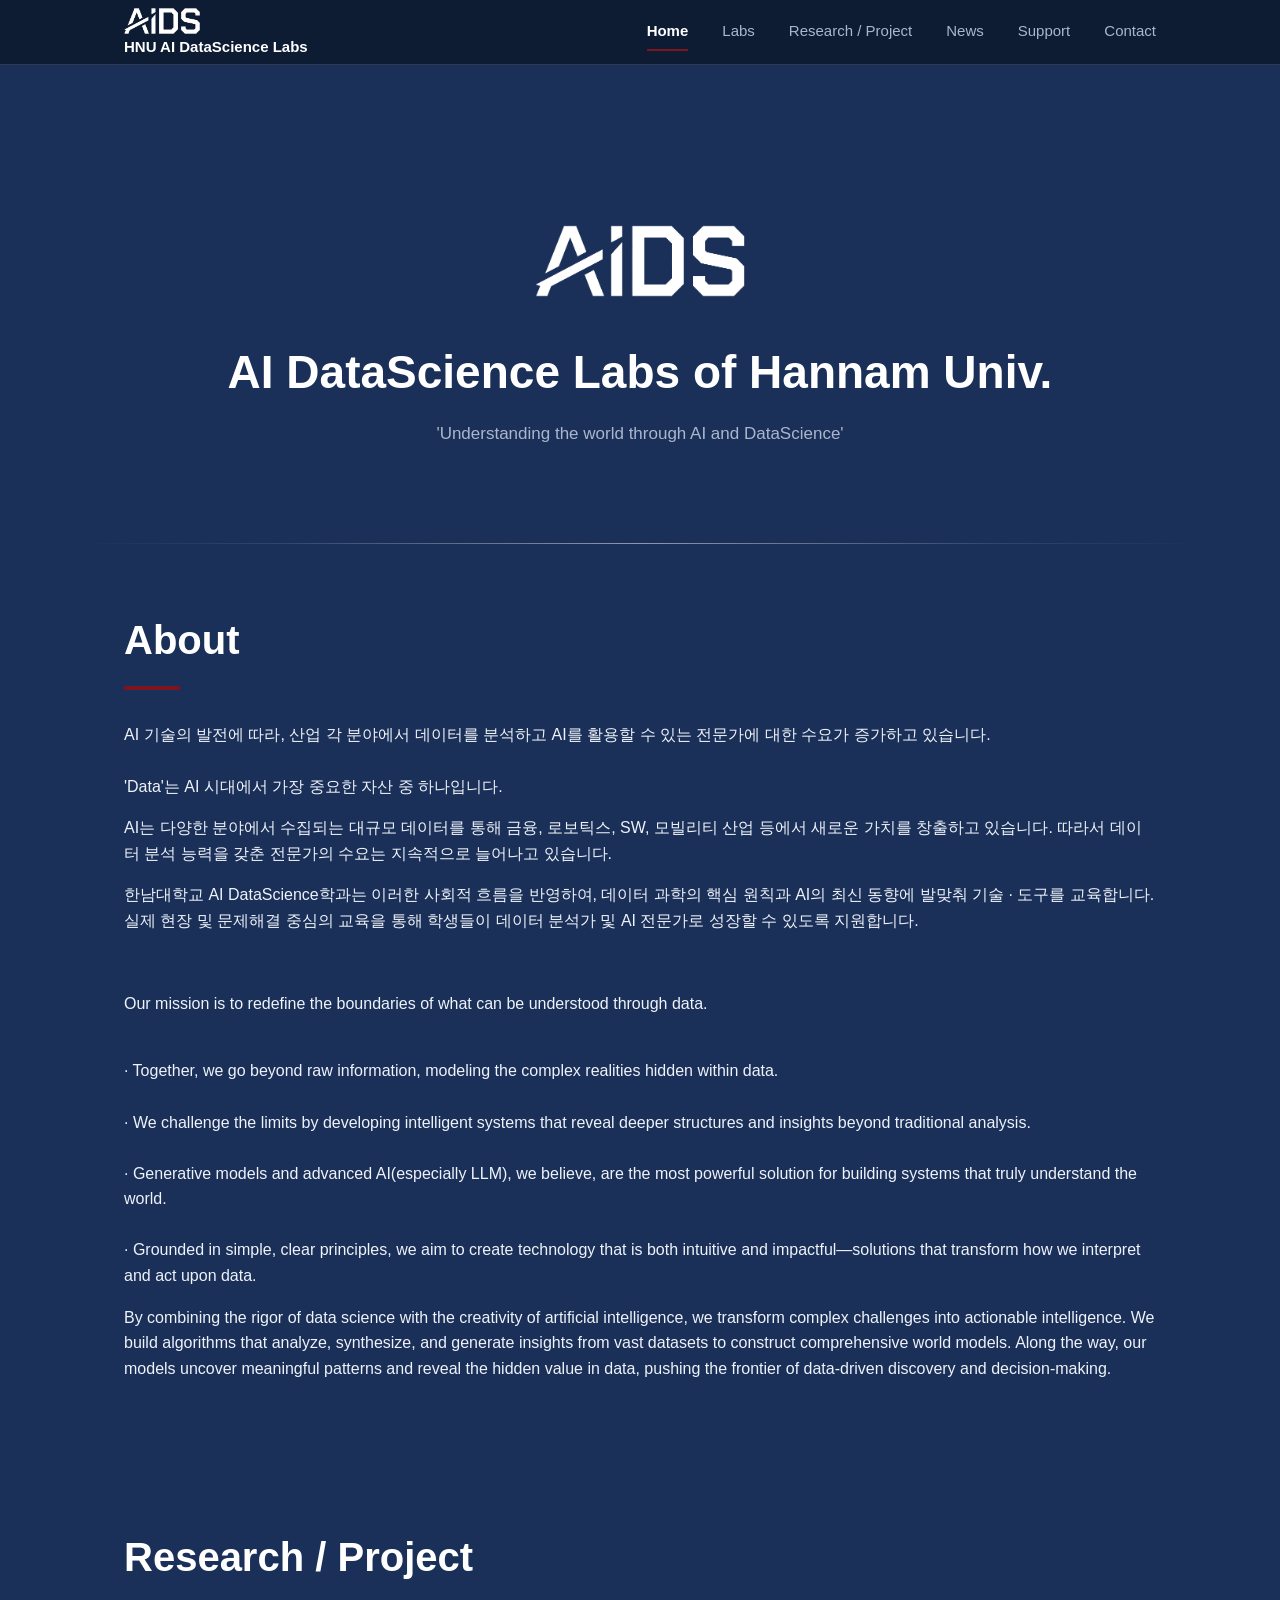
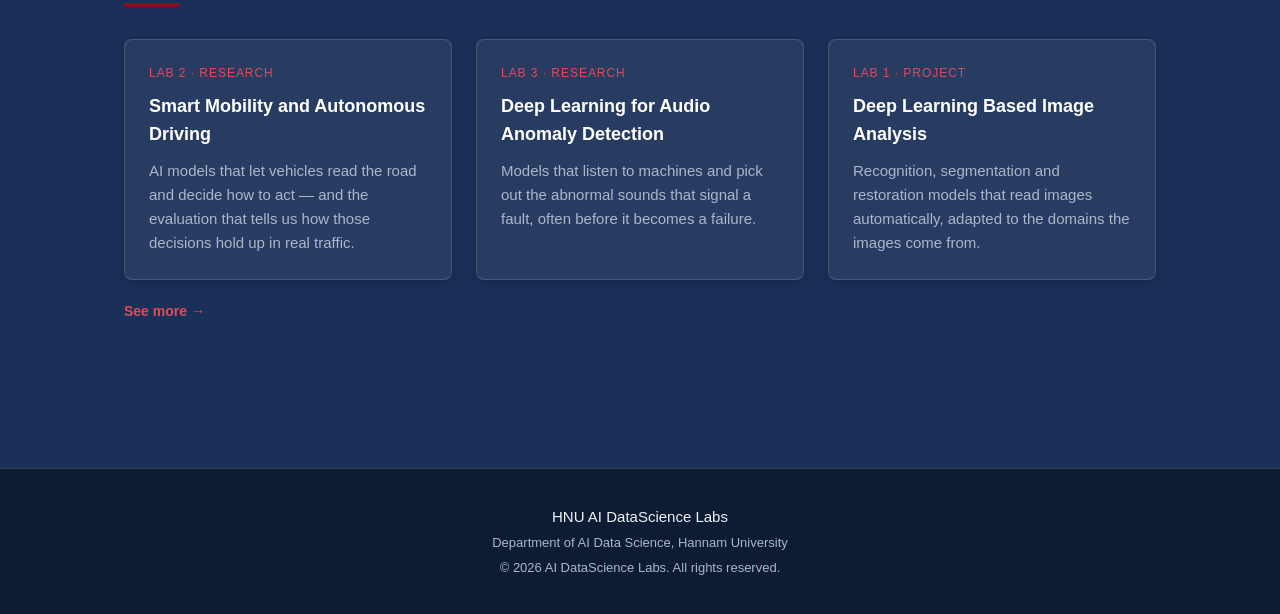
<file: index.html>
<!DOCTYPE html>
<html lang="en">
<head>
    <meta charset="utf-8">
    <meta name="viewport" content="width=device-width, initial-scale=1.0">
    <title>AI DataScience Labs — Hannam University</title>
    <link rel="stylesheet" href="css/style.css">
</head>
<body>

    <!-- 상단 헤더 (모든 페이지 공통) -->
    <header class="site-header">
        <div class="header-inner">
            <a href="index.html" class="logo">
                <img src="assets/AIDS%20logo.png" alt="AI and DataScience, Hannam University" class="logo-img">
                HNU AI DataScience Labs
            </a>
            <nav class="gnb">
                <a href="index.html" class="active">Home</a>

                <a href="labs.html">Labs</a>

                <a href="research.html">Research / Project</a>


                <div class="has-dropdown">
                    <a href="news.html">News</a>
                    <div class="dropdown">
                        <a href="news.html#news">News</a>
                        <a href="news.html#notices">Notices</a>
                    </div>
                </div>

                <a href="support.html">Support</a>
                <a href="contact.html">Contact</a>
            </nav>
        </div>
    </header>

    <!-- Hero — 배경은 본문과 동일한 남색 단색, CTA 버튼 없음 -->
    <section class="hero">
        <div class="container">
            <!-- TODO(dummy): 연구실 정식 명칭 확정 시 교체 -->
            <h1 class="hero__title">
                <img class="hero__logo" src="assets/AIDS%20logo.png" alt="AI DataScience Labs">
                <span class="hero__name">AI DataScience Labs of Hannam Univ.</span>
            </h1>
            <p class="hero__tagline">
                <!-- TODO(dummy): 실제 값 필요 -->
                'Understanding the world through AI and DataScience'
            </p>
        </div>
    </section>

    <!-- Hero ↔ About 경계 구분선 (양쪽 여백 + 끝이 흐려지는 선) -->
    <hr class="section-divider">

    <!-- About — 연구 그룹 소개 (숫자 지표 strip 없음) -->
    <section class="section">
        <div class="container">
            <h2 class="page-title">About</h2>
            <!-- TODO(dummy): 실제 값 필요 -->
            <p>
                AI 기술의 발전에 따라, 산업 각 분야에서 데이터를 분석하고 AI를 활용할 수 있는 전문가에 대한 수요가 증가하고 있습니다.
                <br>
                <br>'Data'는 AI 시대에서 가장 중요한 자산 중 하나입니다.
            </p>
            <p>
                AI는 다양한 분야에서 수집되는 대규모 데이터를 통해 금융, 로보틱스, SW, 모빌리티 산업 등에서 새로운 가치를 창출하고 있습니다. 따라서 데이터 분석 능력을 갖춘 전문가의 수요는 지속적으로 늘어나고 있습니다.
            </p>
            <p>한남대학교 AI DataScience학과는 이러한 사회적 흐름을 반영하여, 데이터 과학의 핵심 원칙과 AI의 최신 동향에 발맞춰 기술 · 도구를 교육합니다. 실제 현장 및 문제해결 중심의 교육을 통해 학생들이 데이터 분석가 및 AI 전문가로 성장할 수 있도록 지원합니다.
            </p>
            <br>
            <p>
            Our mission is to redefine the boundaries of what can be understood through data.
            </p>
            <p>
            <br>· Together, we go beyond raw information, modeling the complex realities hidden within data.
            <br>
            <br>· We challenge the limits by developing intelligent systems that reveal deeper structures and insights beyond traditional analysis.
            <br>
            <br>· Generative models and advanced AI(especially LLM), we believe, are the most powerful solution for building systems that truly understand the world.
            <br>
            <br>· Grounded in simple, clear principles, we aim to create technology that is both intuitive and impactful—solutions that transform how we interpret and act upon data.
            </p>
            <p>
            By combining the rigor of data science with the creativity of artificial intelligence, we transform complex challenges into actionable intelligence. We build algorithms that analyze, synthesize, and generate insights from vast datasets to construct comprehensive world models. Along the way, our models uncover meaningful patterns and reveal the hidden value in data, pushing the frontier of data-driven discovery and decision-making. 
            </p>
        </div>
    </section>

    <!-- Research Areas 미리보기 -->
    <section class="section">
        <div class="container">
            <h2 class="page-title">Research / Project</h2>
            <!-- 미리보기 3장 — Lab 2 · Lab 3 · Lab 1 에서 한 항목씩. 본문은 research.html 이 담당한다 -->
            <div class="card-grid">
                <div class="card">
                    <span class="card__lab">Lab 2 · Research</span>
                    <h3>Smart Mobility and Autonomous Driving</h3>
                    <p>AI models that let vehicles read the road and decide how to act — and the evaluation that tells us how those decisions hold up in real traffic.</p>
                </div>
                <div class="card">
                    <span class="card__lab">Lab 3 · Research</span>
                    <h3>Deep Learning for Audio Anomaly Detection</h3>
                    <p>Models that listen to machines and pick out the abnormal sounds that signal a fault, often before it becomes a failure.</p>
                </div>
                <div class="card">
                    <span class="card__lab">Lab 1 · Project</span>
                    <h3>Deep Learning Based Image Analysis</h3>
                    <p>Recognition, segmentation and restoration models that read images automatically, adapted to the domains the images come from.</p>
                </div>
            </div>
            <a href="research.html" class="more-link">See more →</a>
        </div>
    </section>


    <!-- 하단 푸터 (모든 페이지 공통) -->
    <footer class="site-footer">
        <div class="container">
            <p>HNU AI DataScience Labs</p>
            <p class="footer-sub">Department of AI Data Science, Hannam University</p>
            <p class="footer-sub">© 2026 AI DataScience Labs. All rights reserved.</p>
        </div>
    </footer>

    <script src="js/main.js"></script>
</body>
</html>
</file>
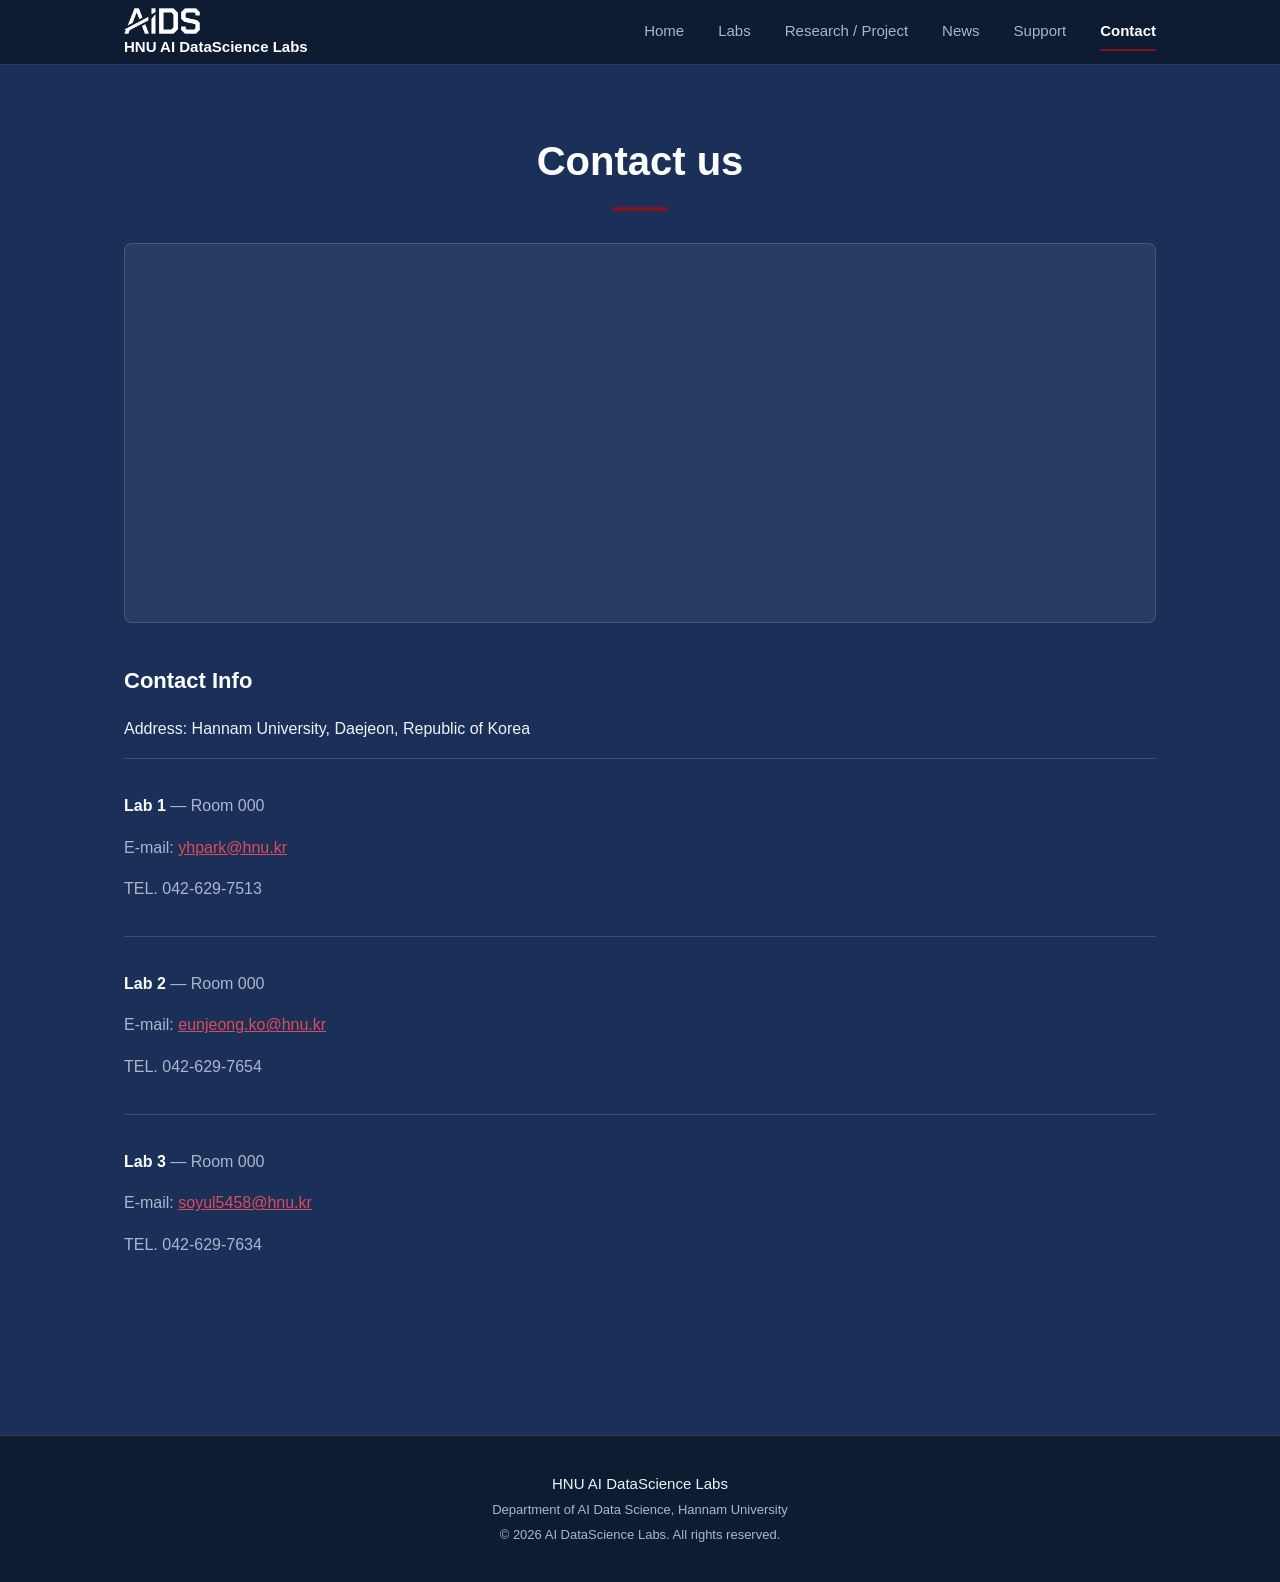
<file: contact.html>
<!DOCTYPE html>
<html lang="en">
<head>
    <meta charset="utf-8">
    <meta name="viewport" content="width=device-width, initial-scale=1.0">
    <title>Contact — HNU AI DataScience Labs</title>
    <link rel="stylesheet" href="css/style.css">
</head>
<body>

    <header class="site-header">
        <div class="header-inner">
            <a href="index.html" class="logo">
                <img src="assets/AIDS%20logo.png" alt="AI and DataScience, Hannam University" class="logo-img">
                HNU AI DataScience Labs
            </a>
            <nav class="gnb">
                <a href="index.html">Home</a>

                <a href="labs.html">Labs</a>

                <a href="research.html">Research / Project</a>


                <div class="has-dropdown">
                    <a href="news.html">News</a>
                    <div class="dropdown">
                        <a href="news.html#news">News</a>
                        <a href="news.html#notices">Notices</a>
                    </div>
                </div>

                <a href="support.html">Support</a>
                <a href="contact.html" class="active">Contact</a>
            </nav>
        </div>
    </header>

    <main class="section">
        <div class="container">

            <h1 class="page-title page-title--center">Contact us</h1>

            <!-- Google 지도 — iframe embed (API 키 불필요). 단축 URL(maps.app.goo.gl/fL9M4riharfu5U269) → plus code 9C4C+J66 Daejeon -->
            <div class="map-embed">
                <iframe
                    src="https://www.google.com/maps?q=9C4C%2BJ66+Daejeon&output=embed"
                    width="100%" height="100%" style="border:0; display:block;"
                    allowfullscreen="" loading="lazy"
                    referrerpolicy="no-referrer-when-downgrade"
                    title="AI DataScience Labs location, Hannam University"></iframe>
            </div>

            <div class="contact-info">
                <h2>Contact Info</h2>

                <!-- TODO(dummy): 실제 주소 필요 (영문 표기) -->
                <p>Address: Hannam University, Daejeon, Republic of Korea</p>

                <!-- 연구실 3개 각각의 연락 블록: 호실 → E-mail → TEL -->
                <!-- E-mail·TEL 출처: Labs 페이지 (Lab 1=Youngho Park · Lab 2=Eunjeong Ko · Lab 3=Soyul Han) -->
                <!-- TODO(dummy): 각 연구실 정식 영문명 · 호실 필요 -->
                <div class="contact-lab">
                    <p><strong>Lab 1</strong> — Room 000</p>
                    <p>E-mail: <a href="mailto:yhpark@hnu.kr">yhpark@hnu.kr</a></p>
                    <p>TEL. 042-629-7513</p>
                </div>

                <div class="contact-lab">
                    <p><strong>Lab 2</strong> — Room 000</p>
                    <p>E-mail: <a href="mailto:eunjeong.ko@hnu.kr">eunjeong.ko@hnu.kr</a></p>
                    <p>TEL. 042-629-7654</p>
                </div>

                <div class="contact-lab">
                    <p><strong>Lab 3</strong> — Room 000</p>
                    <p>E-mail: <a href="mailto:soyul5458@hnu.kr">soyul5458@hnu.kr</a></p>
                    <p>TEL. 042-629-7634</p>
                </div>
            </div>

        </div>
    </main>

    <footer class="site-footer">
        <div class="container">
            <p>HNU AI DataScience Labs</p>
            <p class="footer-sub">Department of AI Data Science, Hannam University</p>
            <p class="footer-sub">© 2026 AI DataScience Labs. All rights reserved.</p>
        </div>
    </footer>

    <script src="js/main.js"></script>
</body>
</html>
</file>
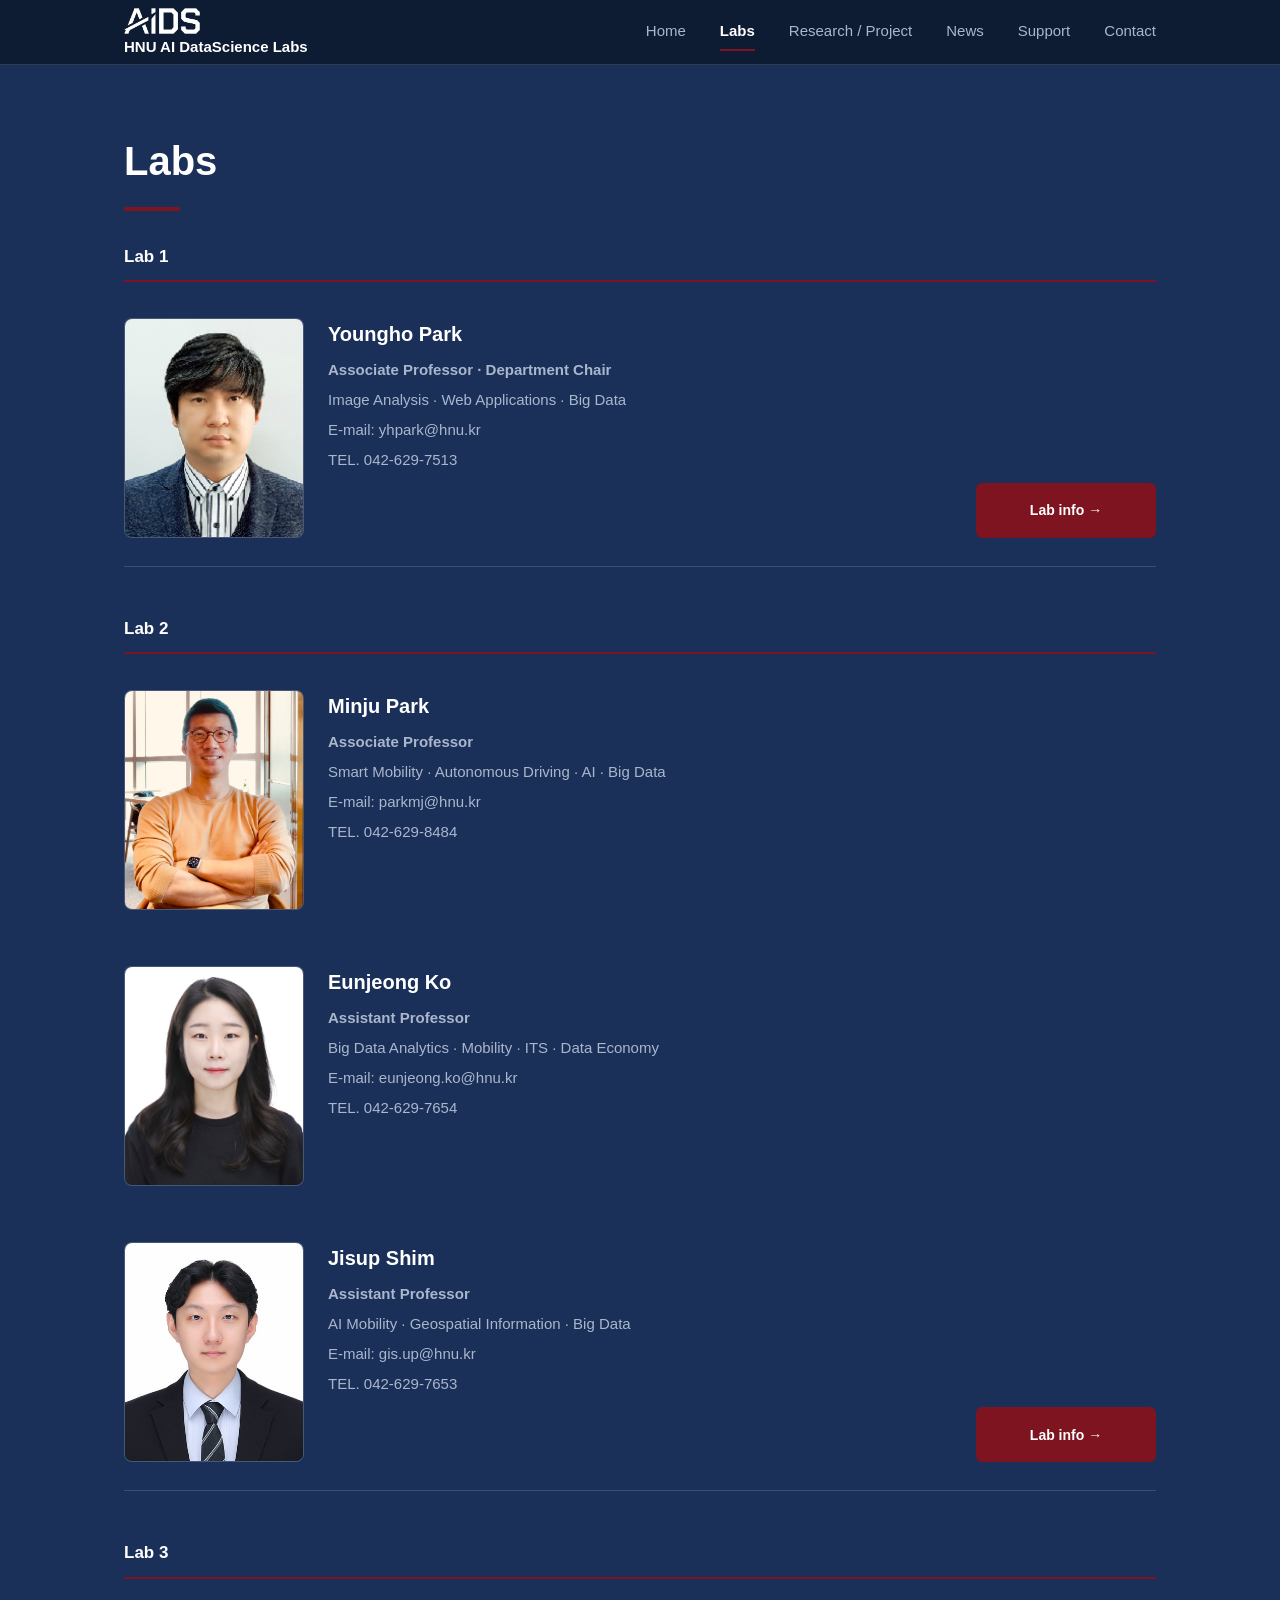
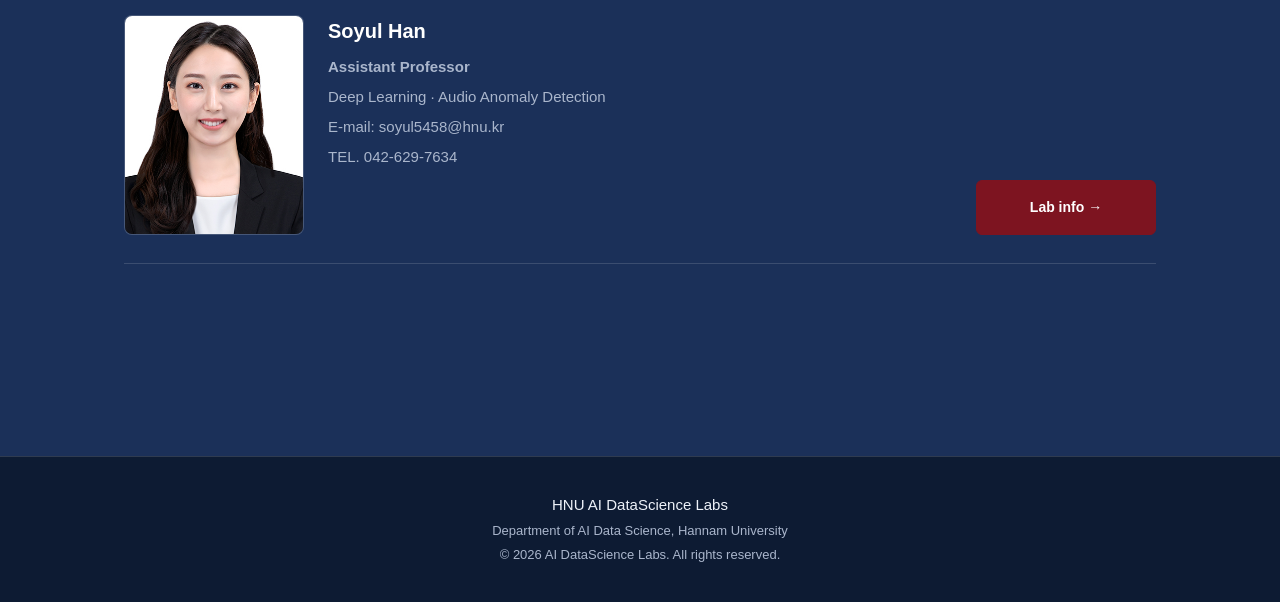
<file: labs.html>
<!DOCTYPE html>
<html lang="en">
<head>
    <meta charset="utf-8">
    <meta name="viewport" content="width=device-width, initial-scale=1.0">
    <title>Labs — HNU AI DataScience Labs</title>
    <link rel="stylesheet" href="css/style.css">
</head>
<body>

    <header class="site-header">
        <div class="header-inner">
            <a href="index.html" class="logo">
                <img src="assets/AIDS%20logo.png" alt="AI and DataScience, Hannam University" class="logo-img">
                HNU AI DataScience Labs
            </a>
            <nav class="gnb">
                <a href="index.html">Home</a>
                <a href="labs.html" class="active">Labs</a>
                <a href="research.html">Research / Project</a>

                <div class="has-dropdown">
                    <a href="news.html">News</a>
                    <div class="dropdown">
                        <a href="news.html#news">News</a>
                        <a href="news.html#notices">Notices</a>
                    </div>
                </div>

                <a href="support.html">Support</a>
                <a href="contact.html">Contact</a>
            </nav>
        </div>
    </header>

    <main class="section">
        <div class="container">

            <h1 class="page-title">Labs</h1>

            <!-- 연구실 단위로 묶어 나열: Lab 1 → Lab 2(3명) → Lab 3 -->
            <!-- 직급·전공분야·전화번호 출처: https://bigdata.hannam.ac.kr/교수진소개/ (2026-07-10 확인) -->
            <!-- TODO(dummy): 각 연구실 정식 영문명 미정 -->
            <!-- TODO(dummy): 경력(수상·이력) 항목 실제 값 필요 -->
            <div class="lab-group">
                <div class="lab-group__head">
                    <h2 class="lab-group__title">Lab 1</h2>
                </div>

                <div class="profile-item">
                    <div class="profile-item__thumb">
                        <img src="assets/img/yhpark.png" alt="Youngho Park">
                    </div>
                    <div class="profile-item__body">
                        <h3>Youngho Park</h3>
                        <p class="profile-item__role">Associate Professor · Department Chair</p>
                        <p>Image Analysis · Web Applications · Big Data</p>
                        <p>E-mail: <a href="mailto:yhpark@hnu.kr">yhpark@hnu.kr</a></p>
                        <p>TEL. 042-629-7513</p>
                    </div>
                    <!-- TODO(dummy): Lab 1 홈페이지 URL 필요 -->
                    <a class="btn-lab-info" href="#" target="_blank" rel="noopener noreferrer">Lab info →</a>
                </div>
            </div>

            <div class="lab-group">
                <div class="lab-group__head">
                    <h2 class="lab-group__title">Lab 2</h2>
                </div>

                <div class="profile-item">
                    <div class="profile-item__thumb">
                        <img src="assets/img/mjpark.png" alt="Minju Park">
                    </div>
                    <div class="profile-item__body">
                        <h3>Minju Park</h3>
                        <p class="profile-item__role">Associate Professor</p>
                        <p>Smart Mobility · Autonomous Driving · AI · Big Data</p>
                        <p>E-mail: <a href="mailto:parkmj@hnu.kr">parkmj@hnu.kr</a></p>
                        <p>TEL. 042-629-8484</p>
                    </div>
                </div>

                <div class="profile-item">
                    <div class="profile-item__thumb">
                        <img src="assets/img/ejkoh.jpg" alt="Eunjeong Ko">
                    </div>
                    <div class="profile-item__body">
                        <h3>Eunjeong Ko</h3>
                        <p class="profile-item__role">Assistant Professor</p>
                        <p>Big Data Analytics · Mobility · ITS · Data Economy</p>
                        <p>E-mail: <a href="mailto:eunjeong.ko@hnu.kr">eunjeong.ko@hnu.kr</a></p>
                        <p>TEL. 042-629-7654</p>
                    </div>
                </div>

                <div class="profile-item">
                    <div class="profile-item__thumb">
                        <img src="assets/img/ShinJiseop.jpg" alt="Jisup Shim">
                    </div>
                    <div class="profile-item__body">
                        <h3>Jisup Shim</h3>
                        <p class="profile-item__role">Assistant Professor</p>
                        <p>AI Mobility · Geospatial Information · Big Data</p>
                        <p>E-mail: <a href="mailto:gis.up@hnu.kr">gis.up@hnu.kr</a></p>
                        <p>TEL. 042-629-7653</p>
                    </div>
                    <!-- TODO(dummy): Lab 2 홈페이지 URL 필요 -->
                    <a class="btn-lab-info" href="#" target="_blank" rel="noopener noreferrer">Lab info →</a>
                </div>
            </div>

            <div class="lab-group">
                <div class="lab-group__head">
                    <h2 class="lab-group__title">Lab 3</h2>
                </div>

                <div class="profile-item">
                    <div class="profile-item__thumb">
                        <img src="assets/img/syhan.jpg" alt="Soyul Han">
                    </div>
                    <div class="profile-item__body">
                        <h3>Soyul Han</h3>
                        <p class="profile-item__role">Assistant Professor</p>
                        <p>Deep Learning · Audio Anomaly Detection</p>
                        <p>E-mail: <a href="mailto:soyul5458@hnu.kr">soyul5458@hnu.kr</a></p>
                        <p>TEL. 042-629-7634</p>
                    </div>
                    <!-- TODO(dummy): Lab 3 홈페이지 URL 필요 -->
                    <a class="btn-lab-info" href="#" target="_blank" rel="noopener noreferrer">Lab info →</a>
                </div>
            </div>

        </div>
    </main>

    <footer class="site-footer">
        <div class="container">
            <p>HNU AI DataScience Labs</p>
            <p class="footer-sub">Department of AI Data Science, Hannam University</p>
            <p class="footer-sub">© 2026 AI DataScience Labs. All rights reserved.</p>
        </div>
    </footer>

    <script src="js/main.js"></script>
</body>
</html>
</file>
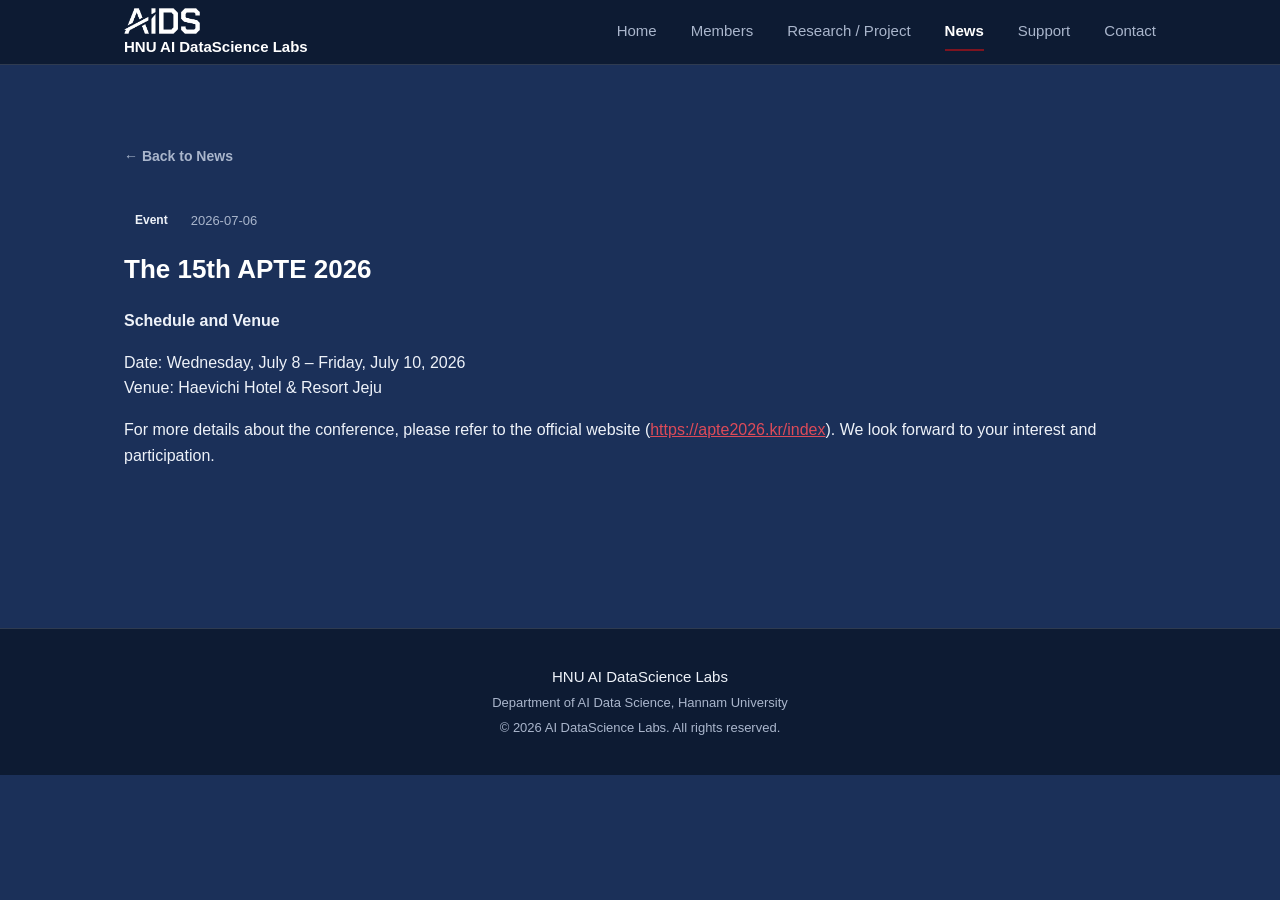
<file: news-event.html>
<!DOCTYPE html>
<html lang="en">
<head>
    <meta charset="utf-8">
    <meta name="viewport" content="width=device-width, initial-scale=1.0">
    <title>The 15th APTE 2026 — News</title>
    <link rel="stylesheet" href="css/style.css">
</head>
<body>

    <header class="site-header">
        <div class="header-inner">
            <a href="index.html" class="logo">
                <img src="assets/AIDS%20logo.png" alt="AI and DataScience, Hannam University" class="logo-img">
                HNU AI DataScience Labs
            </a>
            <nav class="gnb">
                <a href="index.html">Home</a>

                <div class="has-dropdown">
                    <a href="members.html">Members</a>
                    <div class="dropdown">
                        <a href="members.html#professor">Professor</a>
                        <a href="members.html#students">Students</a>
                    </div>
                </div>

                <a href="research.html">Research / Project</a>


                <div class="has-dropdown">
                    <a href="news.html" class="active">News</a>
                    <div class="dropdown">
                        <a href="news.html#news">News</a>
                        <a href="news.html#notices">Notices</a>
                    </div>
                </div>

                <a href="support.html">Support</a>
                <a href="contact.html">Contact</a>
            </nav>
        </div>
    </header>

    <main class="section">
        <div class="container">

            <a class="news-back" href="news.html">← Back to News</a>

            <article class="news-detail">
                <div class="news-card__meta">
                    <span class="badge badge-event">Event</span>
                    <span class="news-card__date">2026-07-06</span>
                </div>
                <h1 class="news-detail__title">The 15th APTE 2026</h1>
                <p><strong>Schedule and Venue</strong></p>
                <p>
                    Date: Wednesday, July 8 – Friday, July 10, 2026<br>
                    Venue: Haevichi Hotel &amp; Resort Jeju
                </p>
                <p>For more details about the conference, please refer to the official website (<a href="https://apte2026.kr/index" target="_blank" rel="noopener noreferrer">https://apte2026.kr/index</a>). We look forward to your interest and participation.</p>
            </article>

        </div>
    </main>

    <footer class="site-footer">
        <div class="container">
            <p>HNU AI DataScience Labs</p>
            <p class="footer-sub">Department of AI Data Science, Hannam University</p>
            <p class="footer-sub">© 2026 AI DataScience Labs. All rights reserved.</p>
        </div>
    </footer>

    <script src="js/main.js"></script>
</body>
</html>
</file>
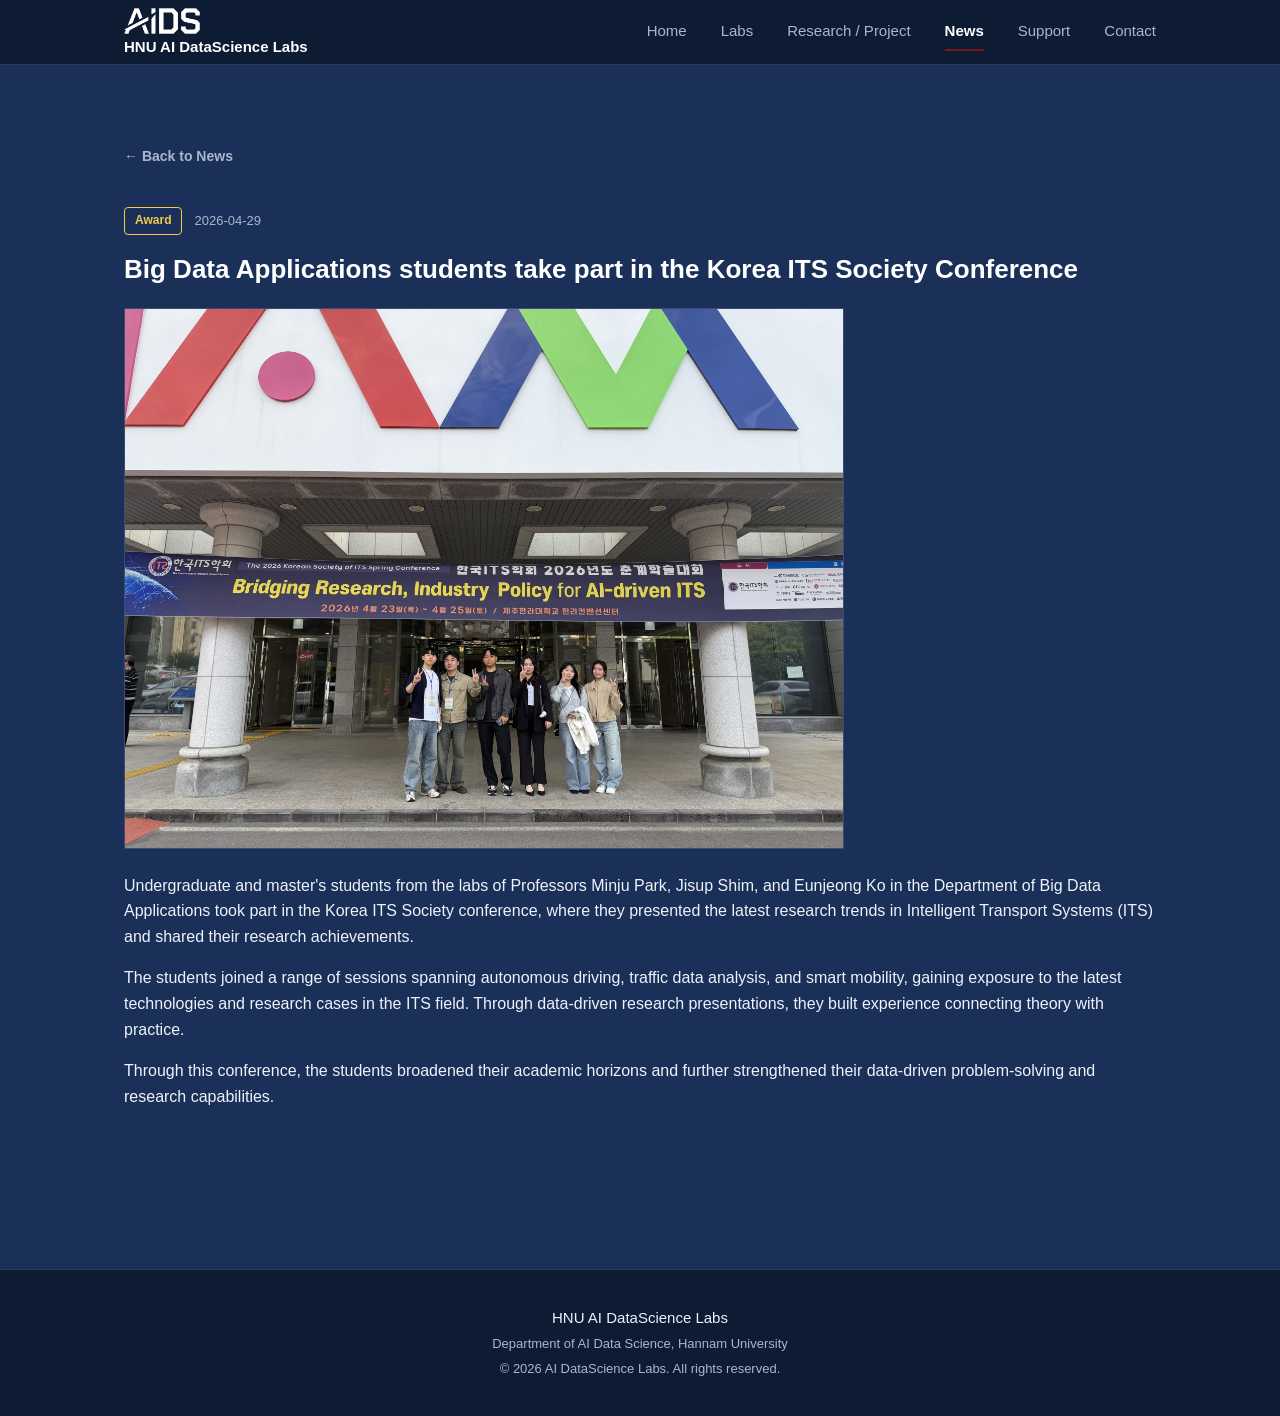
<file: news-its-award.html>
<!DOCTYPE html>
<html lang="en">
<head>
    <meta charset="utf-8">
    <meta name="viewport" content="width=device-width, initial-scale=1.0">
    <title>Big Data Applications students at the Korea ITS Society Conference — News</title>
    <link rel="stylesheet" href="css/style.css">
</head>
<body>

    <header class="site-header">
        <div class="header-inner">
            <a href="index.html" class="logo">
                <img src="assets/AIDS%20logo.png" alt="AI and DataScience, Hannam University" class="logo-img">
                HNU AI DataScience Labs
            </a>
            <nav class="gnb">
                <a href="index.html">Home</a>

                <a href="labs.html">Labs</a>

                <a href="research.html">Research / Project</a>


                <div class="has-dropdown">
                    <a href="news.html" class="active">News</a>
                    <div class="dropdown">
                        <a href="news.html#news">News</a>
                        <a href="news.html#notices">Notices</a>
                    </div>
                </div>

                <a href="support.html">Support</a>
                <a href="contact.html">Contact</a>
            </nav>
        </div>
    </header>

    <main class="section">
        <div class="container">

            <a class="news-back" href="news.html">← Back to News</a>

            <article class="news-detail">
                <div class="news-card__meta">
                    <span class="badge badge-award">Award</span>
                    <span class="news-card__date">2026-04-29</span>
                </div>
                <h1 class="news-detail__title">Big Data Applications students take part in the Korea ITS Society Conference</h1>
                <img class="news-detail__img" src="assets/img/69f1c0e622e929614787.jpg" loading="lazy"
                     alt="Students in front of the 2026 Korean Society of ITS Spring Conference venue">
                <p>Undergraduate and master's students from the labs of Professors Minju Park, Jisup Shim, and Eunjeong Ko in the Department of Big Data Applications took part in the Korea ITS Society conference, where they presented the latest research trends in Intelligent Transport Systems (ITS) and shared their research achievements.</p>
                <p>The students joined a range of sessions spanning autonomous driving, traffic data analysis, and smart mobility, gaining exposure to the latest technologies and research cases in the ITS field. Through data-driven research presentations, they built experience connecting theory with practice.</p>
                <p>Through this conference, the students broadened their academic horizons and further strengthened their data-driven problem-solving and research capabilities.</p>
            </article>

        </div>
    </main>

    <footer class="site-footer">
        <div class="container">
            <p>HNU AI DataScience Labs</p>
            <p class="footer-sub">Department of AI Data Science, Hannam University</p>
            <p class="footer-sub">© 2026 AI DataScience Labs. All rights reserved.</p>
        </div>
    </footer>

    <script src="js/main.js"></script>
</body>
</html>
</file>
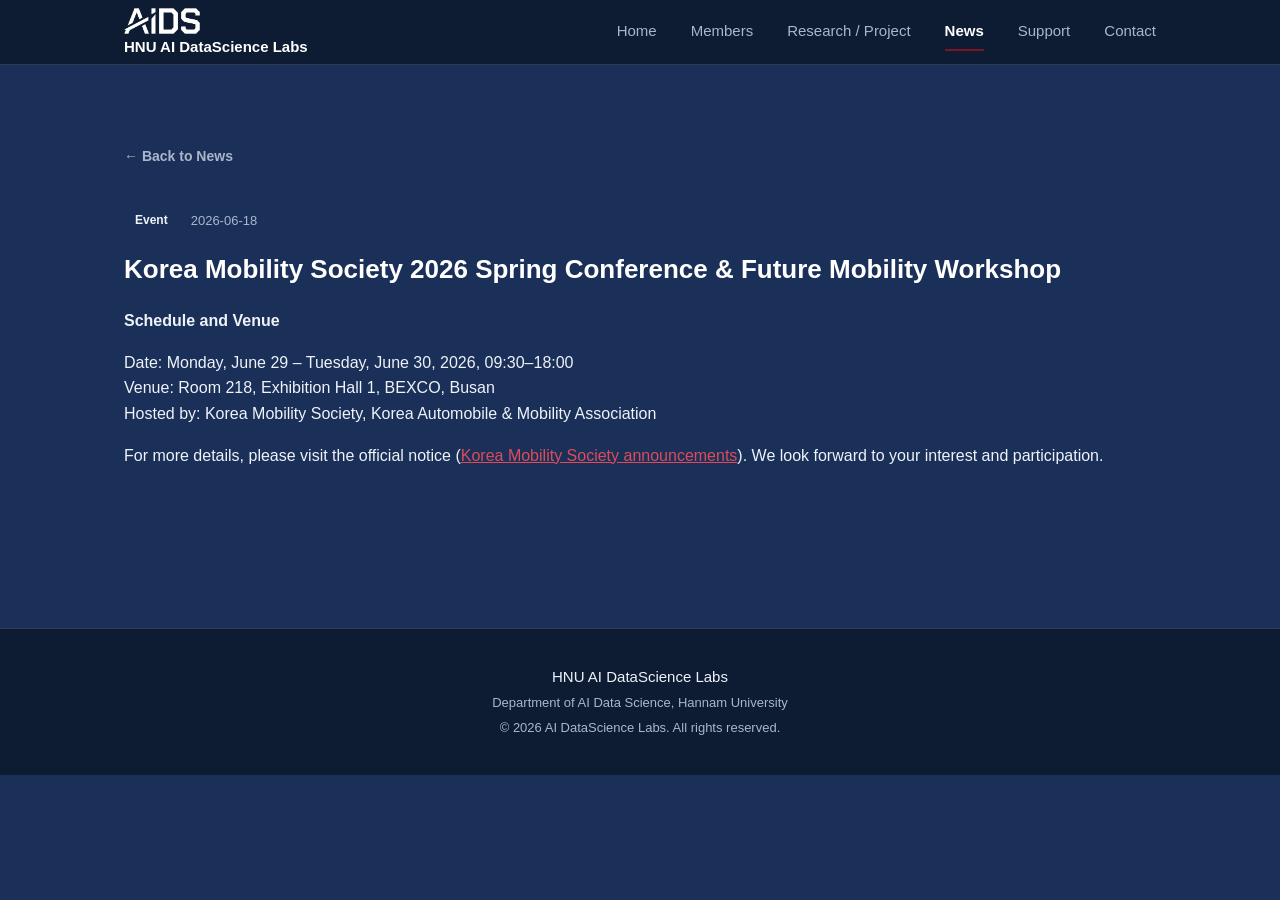
<file: news-mobility-workshop.html>
<!DOCTYPE html>
<html lang="en">
<head>
    <meta charset="utf-8">
    <meta name="viewport" content="width=device-width, initial-scale=1.0">
    <title>Korea Mobility Society 2026 Spring Conference &amp; Future Mobility Workshop — News</title>
    <link rel="stylesheet" href="css/style.css">
</head>
<body>

    <header class="site-header">
        <div class="header-inner">
            <a href="index.html" class="logo">
                <img src="assets/AIDS%20logo.png" alt="AI and DataScience, Hannam University" class="logo-img">
                HNU AI DataScience Labs
            </a>
            <nav class="gnb">
                <a href="index.html">Home</a>

                <div class="has-dropdown">
                    <a href="members.html">Members</a>
                    <div class="dropdown">
                        <a href="members.html#professor">Professor</a>
                        <a href="members.html#students">Students</a>
                    </div>
                </div>

                <a href="research.html">Research / Project</a>


                <div class="has-dropdown">
                    <a href="news.html" class="active">News</a>
                    <div class="dropdown">
                        <a href="news.html#news">News</a>
                        <a href="news.html#notices">Notices</a>
                    </div>
                </div>

                <a href="support.html">Support</a>
                <a href="contact.html">Contact</a>
            </nav>
        </div>
    </header>

    <main class="section">
        <div class="container">

            <a class="news-back" href="news.html">← Back to News</a>

            <article class="news-detail">
                <div class="news-card__meta">
                    <span class="badge badge-event">Event</span>
                    <span class="news-card__date">2026-06-18</span>
                </div>
                <h1 class="news-detail__title">Korea Mobility Society 2026 Spring Conference &amp; Future Mobility Workshop</h1>
                <p><strong>Schedule and Venue</strong></p>
                <p>
                    Date: Monday, June 29 – Tuesday, June 30, 2026, 09:30–18:00<br>
                    Venue: Room 218, Exhibition Hall 1, BEXCO, Busan<br>
                    Hosted by: Korea Mobility Society, Korea Automobile &amp; Mobility Association
                </p>
                <p>For more details, please visit the official notice (<a href="https://kamos.or.kr/%ED%95%99%ED%9A%8C-%EA%B3%B5%EC%A7%80%EC%82%AC%ED%95%AD/?mod=document&amp;uid=145" target="_blank" rel="noopener noreferrer">Korea Mobility Society announcements</a>). We look forward to your interest and participation.</p>
            </article>

        </div>
    </main>

    <footer class="site-footer">
        <div class="container">
            <p>HNU AI DataScience Labs</p>
            <p class="footer-sub">Department of AI Data Science, Hannam University</p>
            <p class="footer-sub">© 2026 AI DataScience Labs. All rights reserved.</p>
        </div>
    </footer>

    <script src="js/main.js"></script>
</body>
</html>
</file>
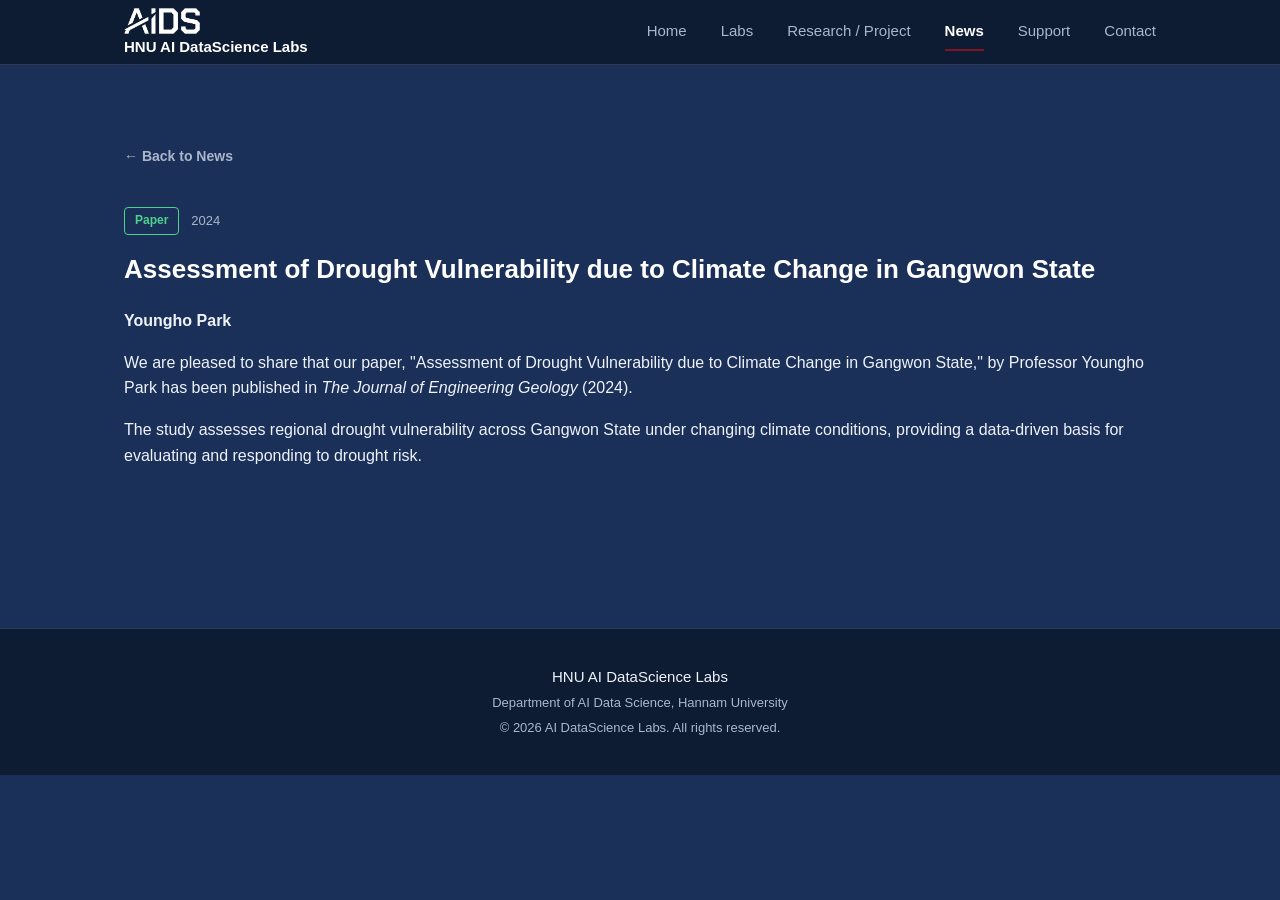
<file: news-paper.html>
<!DOCTYPE html>
<html lang="en">
<head>
    <meta charset="utf-8">
    <meta name="viewport" content="width=device-width, initial-scale=1.0">
    <title>Assessment of Drought Vulnerability due to Climate Change in Gangwon State — News</title>
    <link rel="stylesheet" href="css/style.css">
</head>
<body>

    <header class="site-header">
        <div class="header-inner">
            <a href="index.html" class="logo">
                <img src="assets/AIDS%20logo.png" alt="AI and DataScience, Hannam University" class="logo-img">
                HNU AI DataScience Labs
            </a>
            <nav class="gnb">
                <a href="index.html">Home</a>

                <a href="labs.html">Labs</a>

                <a href="research.html">Research / Project</a>


                <div class="has-dropdown">
                    <a href="news.html" class="active">News</a>
                    <div class="dropdown">
                        <a href="news.html#news">News</a>
                        <a href="news.html#notices">Notices</a>
                    </div>
                </div>

                <a href="support.html">Support</a>
                <a href="contact.html">Contact</a>
            </nav>
        </div>
    </header>

    <main class="section">
        <div class="container">

            <a class="news-back" href="news.html">← Back to News</a>

            <article class="news-detail">
                <div class="news-card__meta">
                    <span class="badge badge-paper">Paper</span>
                    <span class="news-card__date">2024</span>
                </div>
                <h1 class="news-detail__title">Assessment of Drought Vulnerability due to Climate Change in Gangwon State</h1>
                <p class="news-detail__authors">Youngho Park</p>
                <p>We are pleased to share that our paper, "Assessment of Drought Vulnerability due to Climate Change in Gangwon State," by Professor Youngho Park has been published in <em>The Journal of Engineering Geology</em> (2024).</p>
                <p>The study assesses regional drought vulnerability across Gangwon State under changing climate conditions, providing a data-driven basis for evaluating and responding to drought risk.</p>
            </article>

        </div>
    </main>

    <footer class="site-footer">
        <div class="container">
            <p>HNU AI DataScience Labs</p>
            <p class="footer-sub">Department of AI Data Science, Hannam University</p>
            <p class="footer-sub">© 2026 AI DataScience Labs. All rights reserved.</p>
        </div>
    </footer>

    <script src="js/main.js"></script>
</body>
</html>
</file>
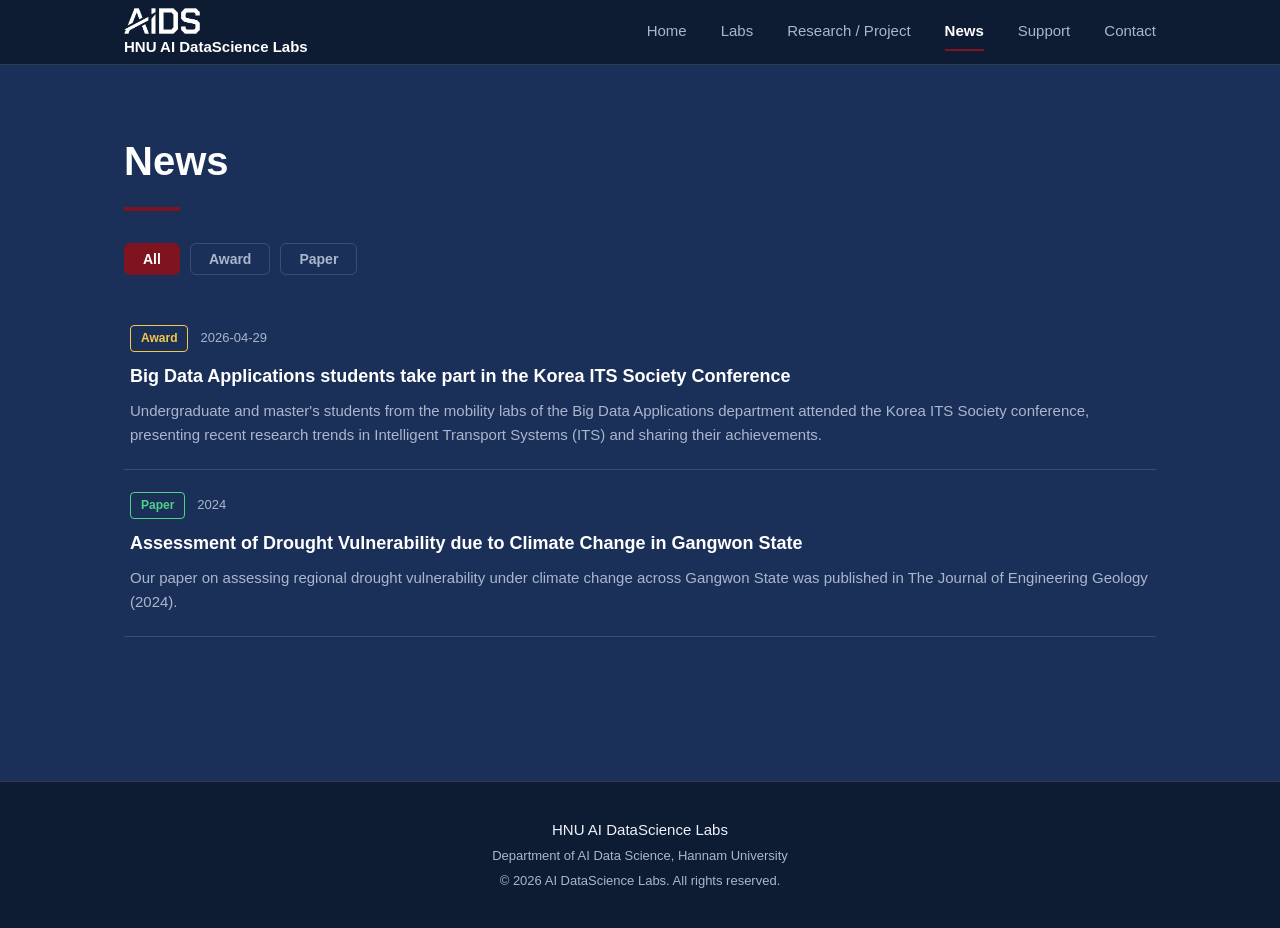
<file: news.html>
<!DOCTYPE html>
<html lang="en">
<head>
    <meta charset="utf-8">
    <meta name="viewport" content="width=device-width, initial-scale=1.0">
    <title>News — HNU AI DataScience Labs</title>
    <link rel="stylesheet" href="css/style.css">
</head>
<body>

    <header class="site-header">
        <div class="header-inner">
            <a href="index.html" class="logo">
                <img src="assets/AIDS%20logo.png" alt="AI and DataScience, Hannam University" class="logo-img">
                HNU AI DataScience Labs
            </a>
            <nav class="gnb">
                <a href="index.html">Home</a>

                <a href="labs.html">Labs</a>

                <a href="research.html">Research / Project</a>


                <div class="has-dropdown">
                    <a href="news.html" class="active">News</a>
                    <div class="dropdown">
                        <a href="news.html#news">News</a>
                        <a href="news.html#notices">Notices</a>
                    </div>
                </div>

                <a href="support.html">Support</a>
                <a href="contact.html">Contact</a>
            </nav>
        </div>
    </header>

    <main class="section">
        <div class="container">

            <!-- News 탭 (기본) — 학과 및 랩실 소식 -->
            <section id="news" class="tab-panel">
                <h1 class="page-title">News</h1>

                <!-- 카테고리 필터: All(기본)·Award·Paper. js/main.js 가 data-filter 로 .news-card 를 걸러낸다.
                     All 은 전체를 날짜 내림차순으로 보여준다.
                     Event 분류는 폐지했다 — 대회·학회 소식은 Notices 탭이 맡는다 (CLAUDE.md 3-8). -->
                <div class="news-filter">
                    <button type="button" class="news-filter__btn is-active" data-filter="all">All</button>
                    <button type="button" class="news-filter__btn" data-filter="award">Award</button>
                    <button type="button" class="news-filter__btn" data-filter="paper">Paper</button>
                </div>

                <!-- 항목 = 클릭 시 개별 상세 페이지로 이동하는 카드 (UNIST VIP news 방식).
                     상세는 news-*.html 파일에 따로 둔다 → news.html 은 목록만 유지해 관리가 쉽다.
                     날짜 내림차순으로 나열. -->
                <div class="news-list">
                    <!-- 실제 Award 항목 → news-its-award.html -->
                    <a class="news-card" data-category="award" href="news-its-award.html">
                        <div class="news-card__meta">
                            <span class="badge badge-award">Award</span>
                            <span class="news-card__date">2026-04-29</span>
                        </div>
                        <h3 class="news-card__title">Big Data Applications students take part in the Korea ITS Society Conference</h3>
                        <p class="news-card__summary">Undergraduate and master's students from the mobility labs of the Big Data Applications department attended the Korea ITS Society conference, presenting recent research trends in Intelligent Transport Systems (ITS) and sharing their achievements.</p>
                    </a>

                    <a class="news-card" data-category="paper" href="news-paper.html">
                        <div class="news-card__meta">
                            <span class="badge badge-paper">Paper</span>
                            <span class="news-card__date">2024</span>
                        </div>
                        <h3 class="news-card__title">Assessment of Drought Vulnerability due to Climate Change in Gangwon State</h3>
                        <p class="news-card__summary">Our paper on assessing regional drought vulnerability under climate change across Gangwon State was published in The Journal of Engineering Geology (2024).</p>
                    </a>
                </div>
            </section>

            <!-- Notices 탭 — 대회·학회 소식 (News 와 동일한 카드 형식).
                 분류 뱃지도 필터도 두지 않는다. 메타는 날짜만. (CLAUDE.md 3-8) -->
            <section id="notices" class="tab-panel">
                <h1 class="page-title">Notices</h1>

                <div class="news-list">
                    <a class="news-card" href="notice-apte.html">
                        <div class="news-card__meta">
                            <span class="news-card__date">2026-07-06</span>
                        </div>
                        <h3 class="news-card__title">The 15th APTE 2026</h3>
                        <p class="news-card__summary">The 15th APTE 2026 will be held July 8–10 at Haevichi Hotel &amp; Resort Jeju. We look forward to your interest and participation.</p>
                    </a>

                    <a class="news-card" href="notice-mobility-workshop.html">
                        <div class="news-card__meta">
                            <span class="news-card__date">2026-06-18</span>
                        </div>
                        <h3 class="news-card__title">Korea Mobility Society 2026 Spring Conference &amp; Future Mobility Workshop</h3>
                        <p class="news-card__summary">The Korea Mobility Society 2026 Spring Conference &amp; Future Mobility Workshop will be held June 29–30 at BEXCO, Busan, hosted by the Korea Mobility Society and the Korea Automobile &amp; Mobility Association.</p>
                    </a>
                </div>
            </section>

        </div>
    </main>

    <footer class="site-footer">
        <div class="container">
            <p>HNU AI DataScience Labs</p>
            <p class="footer-sub">Department of AI Data Science, Hannam University</p>
            <p class="footer-sub">© 2026 AI DataScience Labs. All rights reserved.</p>
        </div>
    </footer>

    <script src="js/main.js"></script>
</body>
</html>
</file>
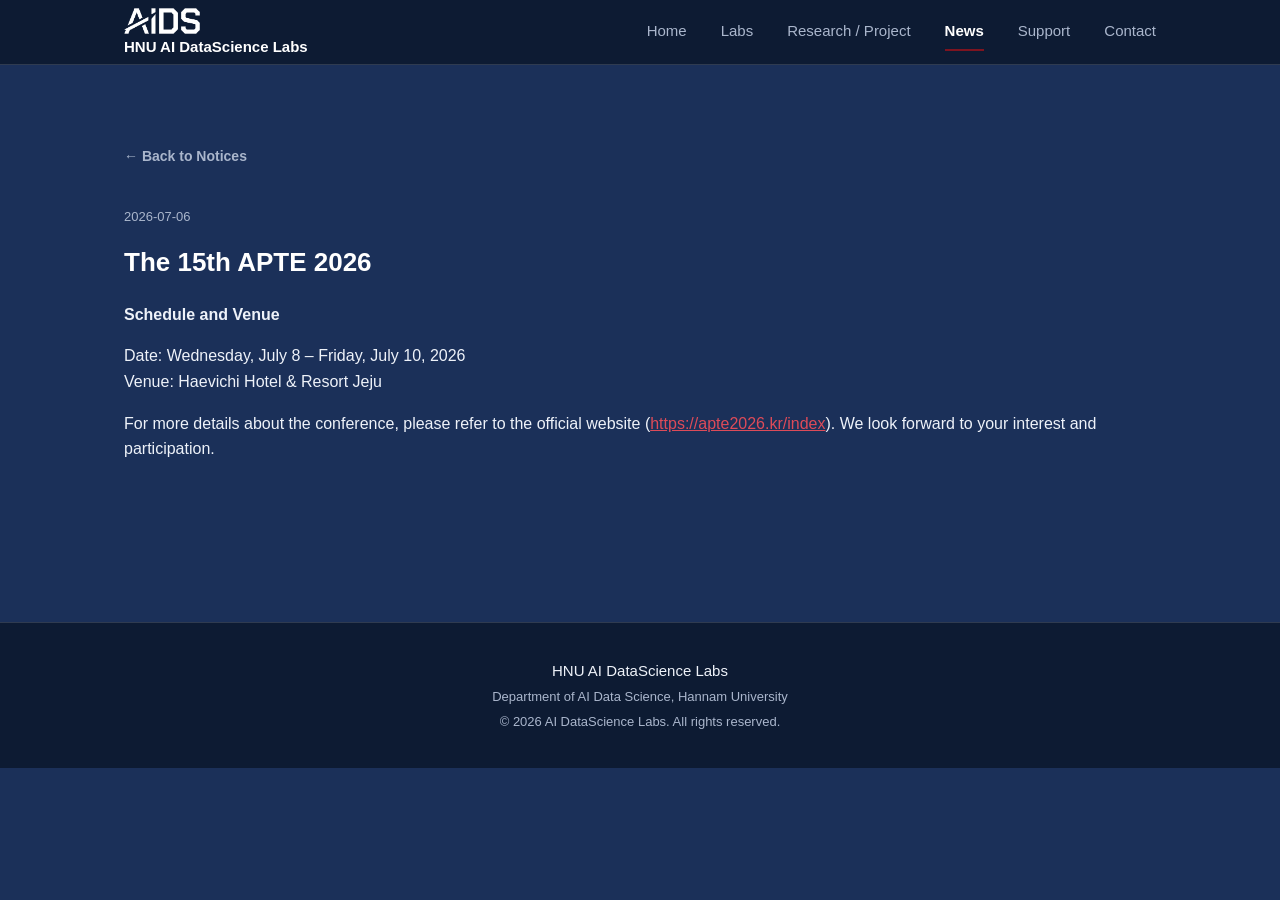
<file: notice-apte.html>
<!DOCTYPE html>
<html lang="en">
<head>
    <meta charset="utf-8">
    <meta name="viewport" content="width=device-width, initial-scale=1.0">
    <title>The 15th APTE 2026 — News</title>
    <link rel="stylesheet" href="css/style.css">
</head>
<body>

    <header class="site-header">
        <div class="header-inner">
            <a href="index.html" class="logo">
                <img src="assets/AIDS%20logo.png" alt="AI and DataScience, Hannam University" class="logo-img">
                HNU AI DataScience Labs
            </a>
            <nav class="gnb">
                <a href="index.html">Home</a>

                <a href="labs.html">Labs</a>

                <a href="research.html">Research / Project</a>


                <div class="has-dropdown">
                    <a href="news.html" class="active">News</a>
                    <div class="dropdown">
                        <a href="news.html#news">News</a>
                        <a href="news.html#notices">Notices</a>
                    </div>
                </div>

                <a href="support.html">Support</a>
                <a href="contact.html">Contact</a>
            </nav>
        </div>
    </header>

    <main class="section">
        <div class="container">

            <a class="news-back" href="news.html#notices">← Back to Notices</a>

            <article class="news-detail">
                <div class="news-card__meta">
                    <span class="news-card__date">2026-07-06</span>
                </div>
                <h1 class="news-detail__title">The 15th APTE 2026</h1>
                <p><strong>Schedule and Venue</strong></p>
                <p>
                    Date: Wednesday, July 8 – Friday, July 10, 2026<br>
                    Venue: Haevichi Hotel &amp; Resort Jeju
                </p>
                <p>For more details about the conference, please refer to the official website (<a href="https://apte2026.kr/index" target="_blank" rel="noopener noreferrer">https://apte2026.kr/index</a>). We look forward to your interest and participation.</p>
            </article>

        </div>
    </main>

    <footer class="site-footer">
        <div class="container">
            <p>HNU AI DataScience Labs</p>
            <p class="footer-sub">Department of AI Data Science, Hannam University</p>
            <p class="footer-sub">© 2026 AI DataScience Labs. All rights reserved.</p>
        </div>
    </footer>

    <script src="js/main.js"></script>
</body>
</html>
</file>
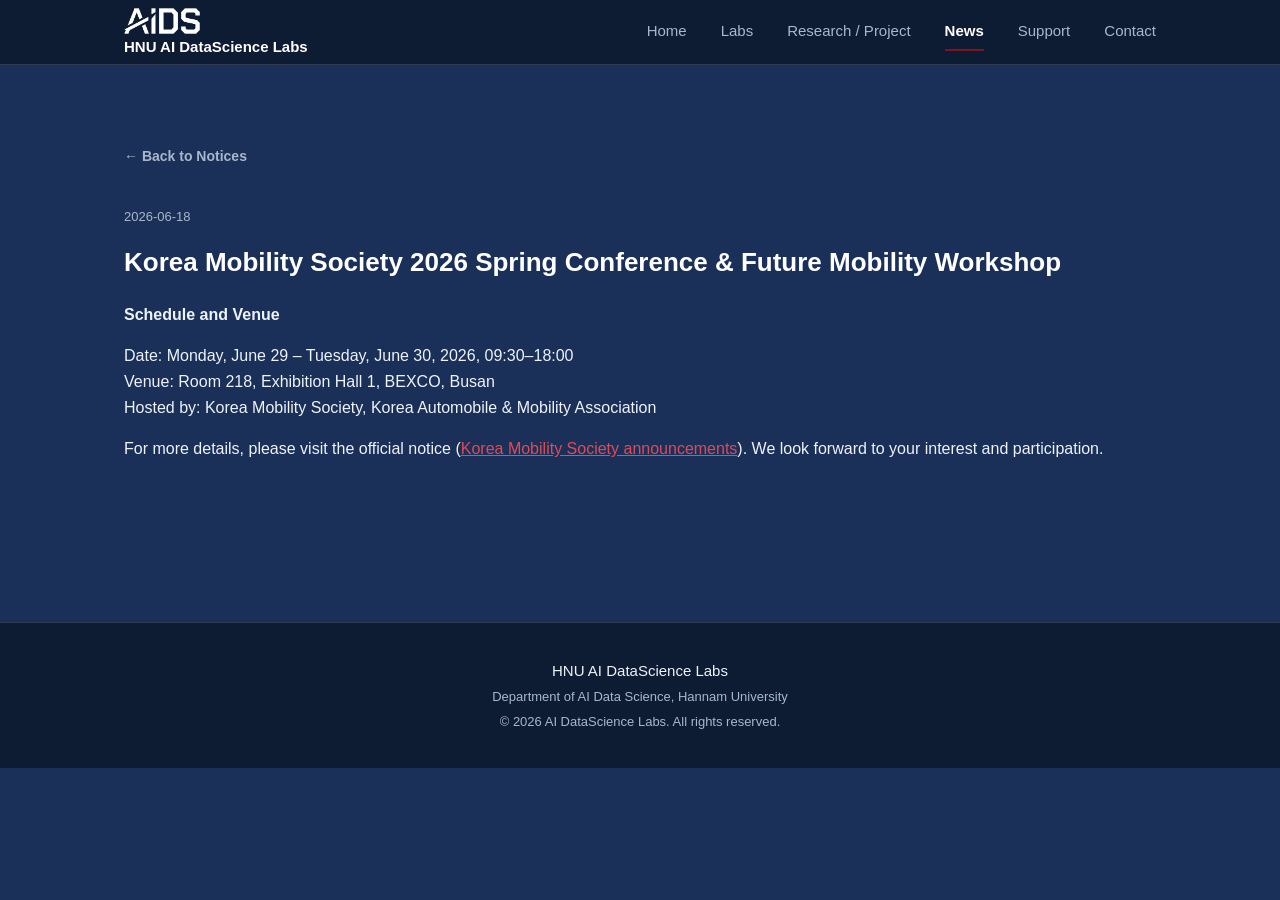
<file: notice-mobility-workshop.html>
<!DOCTYPE html>
<html lang="en">
<head>
    <meta charset="utf-8">
    <meta name="viewport" content="width=device-width, initial-scale=1.0">
    <title>Korea Mobility Society 2026 Spring Conference &amp; Future Mobility Workshop — News</title>
    <link rel="stylesheet" href="css/style.css">
</head>
<body>

    <header class="site-header">
        <div class="header-inner">
            <a href="index.html" class="logo">
                <img src="assets/AIDS%20logo.png" alt="AI and DataScience, Hannam University" class="logo-img">
                HNU AI DataScience Labs
            </a>
            <nav class="gnb">
                <a href="index.html">Home</a>

                <a href="labs.html">Labs</a>

                <a href="research.html">Research / Project</a>


                <div class="has-dropdown">
                    <a href="news.html" class="active">News</a>
                    <div class="dropdown">
                        <a href="news.html#news">News</a>
                        <a href="news.html#notices">Notices</a>
                    </div>
                </div>

                <a href="support.html">Support</a>
                <a href="contact.html">Contact</a>
            </nav>
        </div>
    </header>

    <main class="section">
        <div class="container">

            <a class="news-back" href="news.html#notices">← Back to Notices</a>

            <article class="news-detail">
                <div class="news-card__meta">
                    <span class="news-card__date">2026-06-18</span>
                </div>
                <h1 class="news-detail__title">Korea Mobility Society 2026 Spring Conference &amp; Future Mobility Workshop</h1>
                <p><strong>Schedule and Venue</strong></p>
                <p>
                    Date: Monday, June 29 – Tuesday, June 30, 2026, 09:30–18:00<br>
                    Venue: Room 218, Exhibition Hall 1, BEXCO, Busan<br>
                    Hosted by: Korea Mobility Society, Korea Automobile &amp; Mobility Association
                </p>
                <p>For more details, please visit the official notice (<a href="https://kamos.or.kr/%ED%95%99%ED%9A%8C-%EA%B3%B5%EC%A7%80%EC%82%AC%ED%95%AD/?mod=document&amp;uid=145" target="_blank" rel="noopener noreferrer">Korea Mobility Society announcements</a>). We look forward to your interest and participation.</p>
            </article>

        </div>
    </main>

    <footer class="site-footer">
        <div class="container">
            <p>HNU AI DataScience Labs</p>
            <p class="footer-sub">Department of AI Data Science, Hannam University</p>
            <p class="footer-sub">© 2026 AI DataScience Labs. All rights reserved.</p>
        </div>
    </footer>

    <script src="js/main.js"></script>
</body>
</html>
</file>
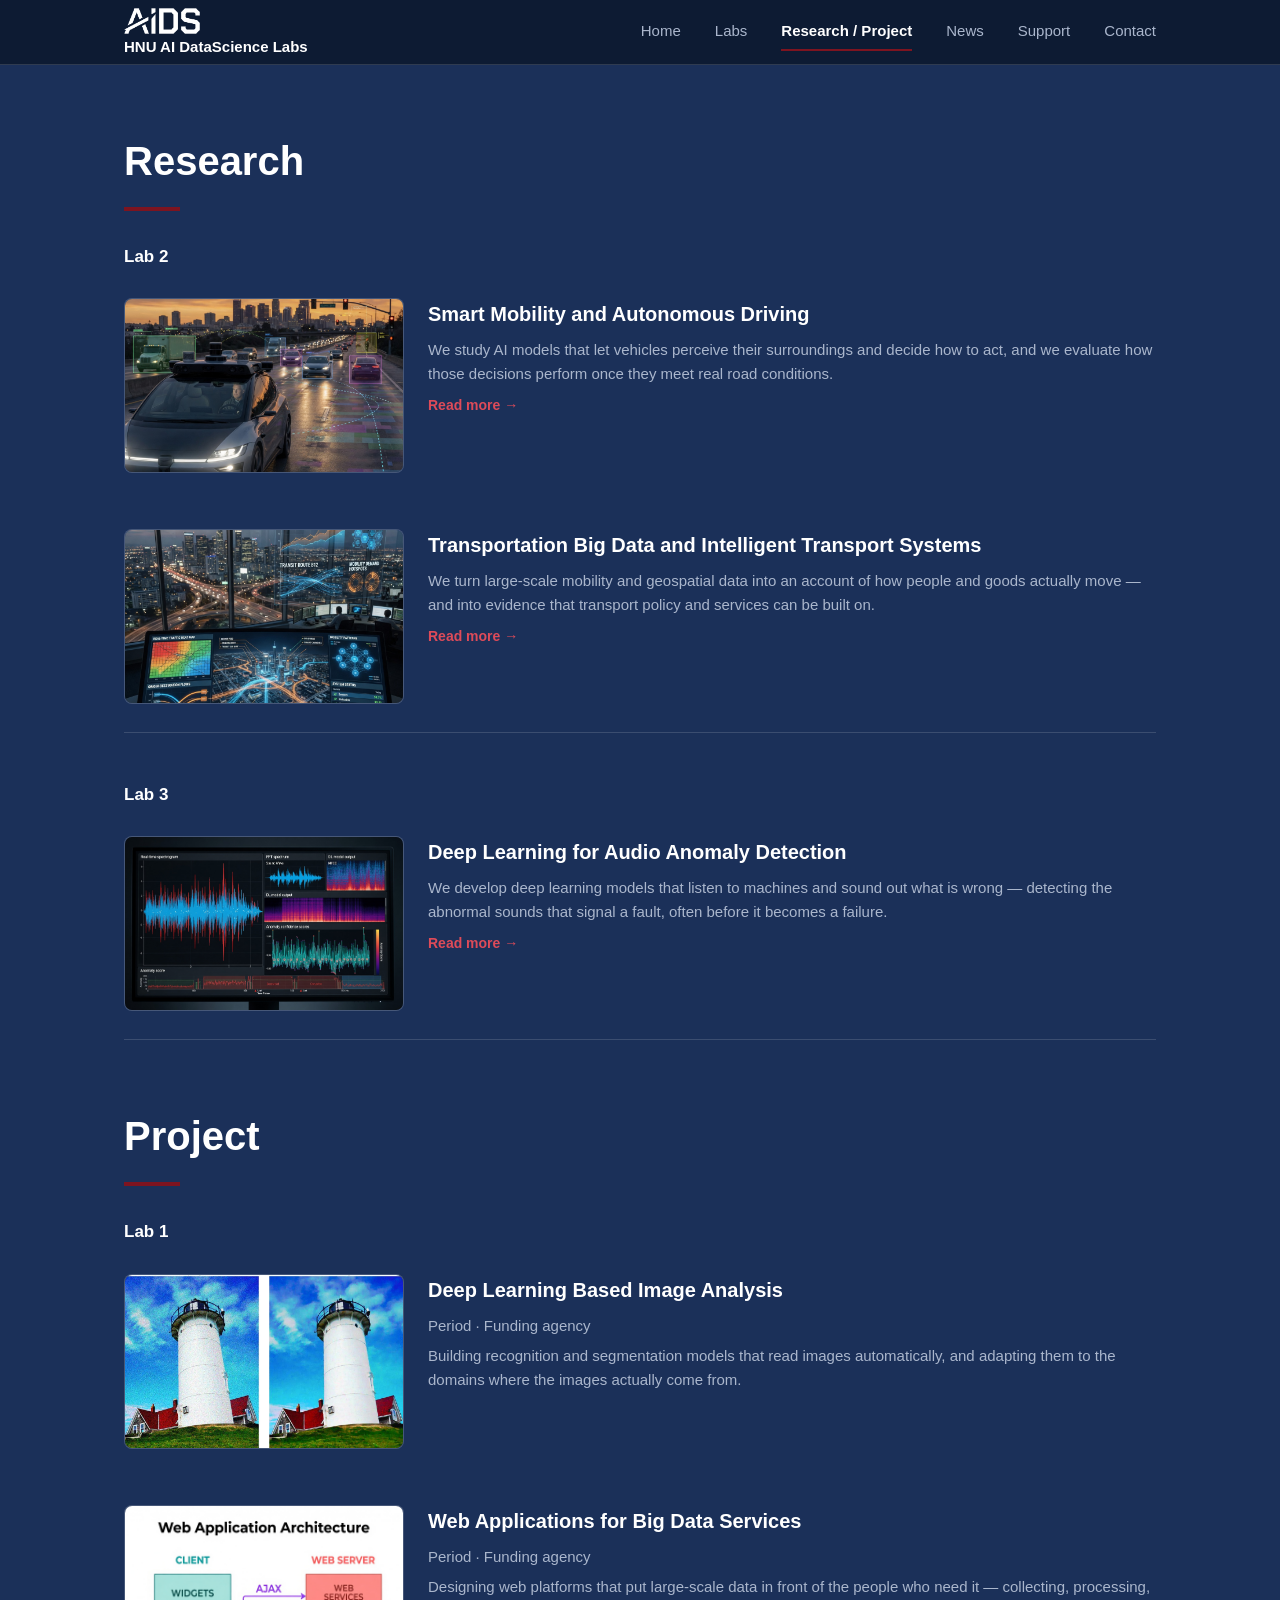
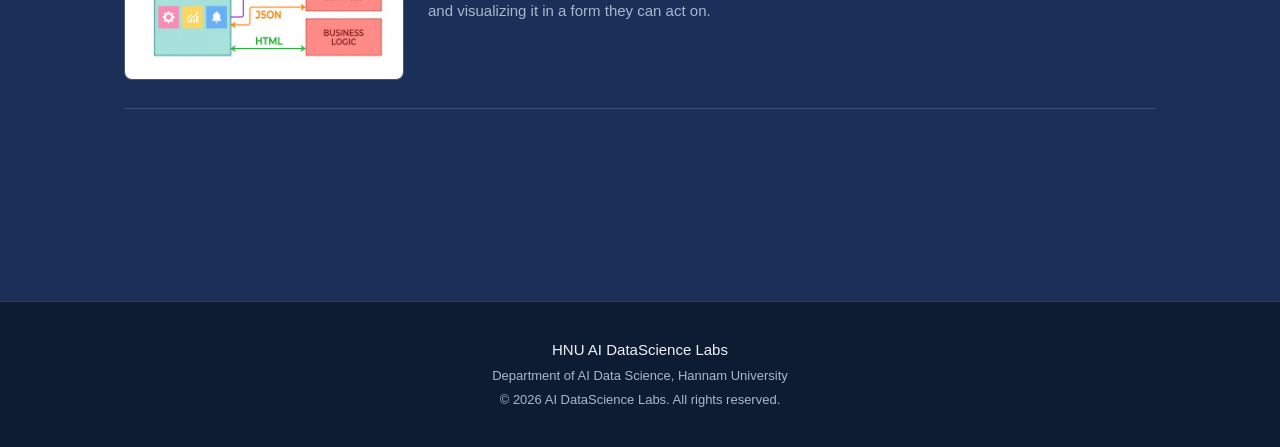
<file: research.html>
<!DOCTYPE html>
<html lang="en">
<head>
    <meta charset="utf-8">
    <meta name="viewport" content="width=device-width, initial-scale=1.0">
    <title>Research — HNU AI DataScience Labs</title>
    <link rel="stylesheet" href="css/style.css">
</head>
<body>

    <header class="site-header">
        <div class="header-inner">
            <a href="index.html" class="logo">
                <img src="assets/AIDS%20logo.png" alt="AI and DataScience, Hannam University" class="logo-img">
                HNU AI DataScience Labs
            </a>
            <nav class="gnb">
                <a href="index.html">Home</a>

                <a href="labs.html">Labs</a>

                <a href="research.html" class="active">Research / Project</a>


                <div class="has-dropdown">
                    <a href="news.html">News</a>
                    <div class="dropdown">
                        <a href="news.html#news">News</a>
                        <a href="news.html#notices">Notices</a>
                    </div>
                </div>

                <a href="support.html">Support</a>
                <a href="contact.html">Contact</a>
            </nav>
        </div>
    </header>

    <main class="section">
        <div class="container">

            <!-- Research 섹션 — 연구실 단위(Lab 2 · Lab 3)로 묶어 나열. Project 와 한 페이지에 세로로 합침 -->
            <section id="research">
                <h1 class="page-title">Research</h1>

                <!-- TODO(dummy): 아래 연구 주제는 교수 전공분야(CLAUDE.md 3-3 표)에서 도출한 초안이다. 실제 연구내용으로 확인·교체 필요 -->
                <div class="lab-group">
                    <h2 class="lab-group__title">Lab 2</h2>

                    <div class="profile-item">
                        <div class="profile-item__thumb profile-item__thumb--wide">
                            <img src="assets/img/LAb2-1.jpg" alt="Autonomous vehicle detecting surrounding cars and traffic signals on a city road">
                        </div>
                        <div class="profile-item__body">
                            <h3>Smart Mobility and Autonomous Driving</h3>
                            <p>We study AI models that let vehicles perceive their surroundings and decide how to act, and we evaluate how those decisions perform once they meet real road conditions.</p>

                            <!-- Read more → 그 자리에서 펼쳐지는 아코디언 (CLAUDE.md 3-5) -->
                            <div id="research-lab2-1-body" class="readmore-body">
                                <p>Autonomous driving asks a vehicle to do in milliseconds what a human driver does by instinct: read the scene, predict what everything else will do next, and commit to a maneuver. Our work covers the learning models behind that loop, from perception on sensor data through to driving policy.</p>
                                <p>Because a model that performs well on a benchmark can still fail on an unfamiliar road, we place equal weight on evaluation — measuring how systems behave in the conditions and edge cases that real deployment brings, and feeding what we find back into the models.</p>
                            </div>
                            <button type="button" class="readmore-toggle"
                                    aria-controls="research-lab2-1-body" aria-expanded="false">Read more →</button>
                        </div>
                    </div>

                    <div class="profile-item">
                        <div class="profile-item__thumb profile-item__thumb--wide">
                            <img src="assets/img/LAb2-2.jpg" alt="Traffic control dashboard showing a real-time congestion heat map and mobility demand analysis">
                        </div>
                        <div class="profile-item__body">
                            <h3>Transportation Big Data and Intelligent Transport Systems</h3>
                            <p>We turn large-scale mobility and geospatial data into an account of how people and goods actually move — and into evidence that transport policy and services can be built on.</p>
                            <div id="research-lab2-2-body" class="readmore-body">
                                <p>Every trip leaves a trace. Traffic sensors, transit records, and location data together describe how a city moves, but only after the raw signals are cleaned, joined across sources, and placed on the map. We build the analytics that make that possible, combining transportation big data with geospatial information to model demand, congestion, and travel behavior.</p>
                                <p>These models support Intelligent Transport Systems (ITS) — where the analysis feeds back into signal control, transit planning, and traffic operations. We also study the data economy around mobility: how transport data is shared and valued once it becomes a resource that public agencies and private operators both depend on.</p>
                            </div>
                            <button type="button" class="readmore-toggle"
                                    aria-controls="research-lab2-2-body" aria-expanded="false">Read more →</button>
                        </div>
                    </div>
                </div>

                <div class="lab-group">
                    <h2 class="lab-group__title">Lab 3</h2>

                    <div class="profile-item">
                        <div class="profile-item__thumb profile-item__thumb--wide">
                            <img src="assets/img/audio.jpg" alt="Audio analysis dashboard showing a real-time spectrogram and anomaly confidence scores">
                        </div>
                        <div class="profile-item__body">
                            <h3>Deep Learning for Audio Anomaly Detection</h3>
                            <p>We develop deep learning models that listen to machines and sound out what is wrong — detecting the abnormal sounds that signal a fault, often before it becomes a failure.</p>
                            <div id="research-lab3-1-body" class="readmore-body">
                                <p>Equipment tends to announce trouble before it breaks. A bearing starts to grind, a motor changes pitch — audible to an experienced ear, but easy to miss on a factory floor and impossible to monitor around the clock by hand. We train deep learning models to do that listening continuously.</p>
                                <p>The central difficulty is that faults are rare: a working machine produces thousands of hours of normal sound and almost no examples of failure. Our research therefore concentrates on learning what normal sounds like well enough to recognize any departure from it, rather than learning each fault type from labeled examples that do not exist in sufficient number.</p>
                            </div>
                            <button type="button" class="readmore-toggle"
                                    aria-controls="research-lab3-1-body" aria-expanded="false">Read more →</button>
                        </div>
                    </div>
                </div>
            </section>

            <!-- Project 섹션 — 연구실 단위(Lab 1). Research 아래에 이어서 배치 -->
            <section id="project" class="section-below">
                <h1 class="page-title">Project</h1>

                <!-- TODO(dummy): 프로젝트명·설명은 교수 전공분야에서 도출한 초안. 기간·지원기관은 지어낼 수 없어 자리표시자로 둔다 — 실제 값 필요 -->
                <div class="lab-group">
                    <h2 class="lab-group__title">Lab 1</h2>

                    <div class="profile-item">
                        <div class="profile-item__thumb profile-item__thumb--wide">
                            <img src="assets/img/project2.jpg" alt="A noisy photograph shown next to its denoised result">
                        </div>
                        <div class="profile-item__body">
                            <h3>Deep Learning Based Image Analysis</h3>
                            <p><!-- TODO(dummy): 실제 기간·지원기관 필요 -->Period · Funding agency</p>
                            <p>Building recognition and segmentation models that read images automatically, and adapting them to the domains where the images actually come from.</p>
                        </div>
                    </div>

                    <div class="profile-item">
                        <div class="profile-item__thumb profile-item__thumb--wide">
                            <img src="assets/img/project1.jpg" alt="Web application architecture diagram showing a client exchanging AJAX, JSON and HTML with web services and business logic on the server">
                        </div>
                        <div class="profile-item__body">
                            <h3>Web Applications for Big Data Services</h3>
                            <p><!-- TODO(dummy): 실제 기간·지원기관 필요 -->Period · Funding agency</p>
                            <p>Designing web platforms that put large-scale data in front of the people who need it — collecting, processing, and visualizing it in a form they can act on.</p>
                        </div>
                    </div>
                </div>
            </section>

        </div>
    </main>

    <footer class="site-footer">
        <div class="container">
            <p>HNU AI DataScience Labs</p>
            <p class="footer-sub">Department of AI Data Science, Hannam University</p>
            <p class="footer-sub">© 2026 AI DataScience Labs. All rights reserved.</p>
        </div>
    </footer>

    <script src="js/main.js"></script>
</body>
</html>
</file>
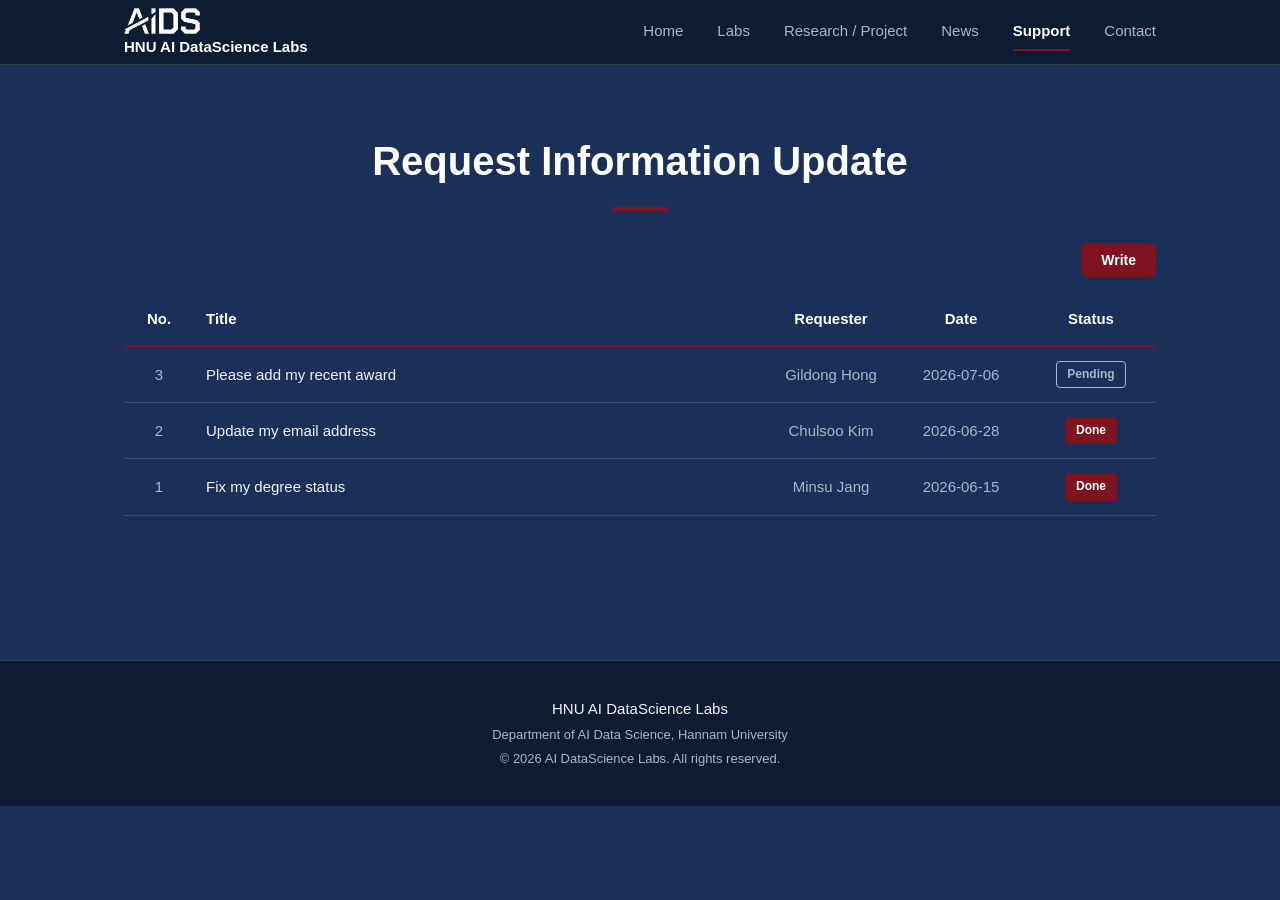
<file: support.html>
<!DOCTYPE html>
<html lang="en">
<head>
    <meta charset="utf-8">
    <meta name="viewport" content="width=device-width, initial-scale=1.0">
    <title>Support — HNU AI DataScience Labs</title>
    <link rel="stylesheet" href="css/style.css">
</head>
<body>

    <header class="site-header">
        <div class="header-inner">
            <a href="index.html" class="logo">
                <img src="assets/AIDS%20logo.png" alt="AI and DataScience, Hannam University" class="logo-img">
                HNU AI DataScience Labs
            </a>
            <nav class="gnb">
                <a href="index.html">Home</a>

                <a href="labs.html">Labs</a>

                <a href="research.html">Research / Project</a>


                <div class="has-dropdown">
                    <a href="news.html">News</a>
                    <div class="dropdown">
                        <a href="news.html#news">News</a>
                        <a href="news.html#notices">Notices</a>
                    </div>
                </div>

                <a href="support.html" class="active">Support</a>
                <a href="contact.html">Contact</a>
            </nav>
        </div>
    </header>

    <main class="section">
        <div class="container">

            <!-- 제목은 두 상태(목록/작성)에서 그대로 유지된다 -->
            <h1 class="page-title page-title--center">Request Information Update</h1>

            <!-- 목록 상태 -->
            <section id="support-list" class="support-block is-active">
                <div class="support-head">
                    <button type="button" class="btn-write" data-support-open-write>Write</button>
                </div>

                <div class="board-wrap">
                    <table class="board-table">
                        <thead>
                            <tr>
                                <th class="col-no">No.</th>
                                <th class="col-title">Title</th>
                                <th class="col-writer">Requester</th>
                                <th class="col-date">Date</th>
                                <th class="col-status">Status</th>
                            </tr>
                        </thead>
                        <!-- 사용자가 등록한 글은 js/main.js 가 이 tbody 맨 위에 끼워 넣는다 (localStorage) -->
                        <tbody id="support-tbody">
                            <!-- TODO(dummy): 아래 3건은 시연용 고정 행이다. 실제 요청 게시글 필요 -->
                            <tr>
                                <td class="col-no">3</td>
                                <td class="col-title"><a href="#">Please add my recent award</a></td>
                                <td class="col-writer">Gildong Hong</td>
                                <td class="col-date">2026-07-06</td>
                                <td class="col-status"><span class="badge badge-pending">Pending</span></td>
                            </tr>
                            <tr>
                                <td class="col-no">2</td>
                                <td class="col-title"><a href="#">Update my email address</a></td>
                                <td class="col-writer">Chulsoo Kim</td>
                                <td class="col-date">2026-06-28</td>
                                <td class="col-status"><span class="badge badge-done">Done</span></td>
                            </tr>
                            <tr>
                                <td class="col-no">1</td>
                                <td class="col-title"><a href="#">Fix my degree status</a></td>
                                <td class="col-writer">Minsu Jang</td>
                                <td class="col-date">2026-06-15</td>
                                <td class="col-status"><span class="badge badge-done">Done</span></td>
                            </tr>
                        </tbody>
                    </table>
                </div>
            </section>

            <!-- 작성 상태 — 목록 자리에 대신 표시된다. 페이지 이동 없음 -->
            <section id="support-write" class="support-block">
                <!-- 좌측 상단 뒤로가기: 작성 내용을 버리고 목록으로 복귀 -->
                <button type="button" class="back-arrow" data-support-back aria-label="Back to list">←</button>

                <!-- 등록 처리는 js/main.js 의 initSupportBoard() 가 맡는다.
                     ⚠️ 서버가 없어 localStorage(작성자 본인 브라우저)에만 저장된다 — 담당자에게 전달되지 않는다 -->
                <form class="write-form" id="support-form">
                    <label>Title
                        <input type="text" name="title" required maxlength="80">
                    </label>
                    <label>Requester
                        <input type="text" name="requester" required maxlength="30">
                    </label>
                    <label>Content
                        <textarea name="content" required maxlength="1000"></textarea>
                    </label>

                    <button type="submit" class="btn-write">Submit</button>
                </form>
            </section>

        </div>
    </main>

    <footer class="site-footer">
        <div class="container">
            <p>HNU AI DataScience Labs</p>
            <p class="footer-sub">Department of AI Data Science, Hannam University</p>
            <p class="footer-sub">© 2026 AI DataScience Labs. All rights reserved.</p>
        </div>
    </footer>

    <script src="js/main.js"></script>
</body>
</html>
</file>
<file: css/style.css>
/* ============================================================
   AI DataScience Labs — 전체 공통 스타일
   구성 순서는 CLAUDE.md 5-1 참고
   색 규칙: 배경 = 남색 / 포인트 = 자주색 + 흰색 (파란색 사용 금지)
   ============================================================ */

/* ---------- 1. 색상 및 공통 변수 ---------- */
:root {
    /* 배경 — 남색 계열 */
    --navy-deep: #0d1b33;               /* 헤더·푸터 (짙은 남색) */
    --navy-bg: #1b3059;                 /* 본문 배경 (밝은 남색, 전 페이지 공통) */
    --surface: rgba(255, 255, 255, .06);/* 카드·박스 표면 */
    --line: rgba(255, 255, 255, .14);   /* 구분선·테두리 */

    /* 글자 */
    --text: #eef2f9;                    /* 기본 글자 */
    --text-muted: #aab6cc;              /* 보조 글자 */

    /* 포인트 — 짙은 빨강(와인/피색) + 흰색.
       변수명은 --purple 이지만 값은 딥 레드다 (전 페이지가 이 변수를 참조). */
    --purple: #7d1420;                  /* 브랜드 강조(박스·채움·외곽선) — 딥 레드(피색) */
    --purple-dark: #5c0e17;             /* hover·active — 더 짙은 레드 */
    --purple-text: #de4b59;             /* 글자에 쓰는 포인트 — 남색 배경에서 잘 보이도록 밝게 */
    --point-white: #ffffff;             /* 고대비 강조 */

    /* 카테고리 색 — News 배지 · 필터 버튼 공용 */
    --cat-award: #f2c94c;               /* 노랑(골드) */
    --cat-paper: #4fd18b;               /* 초록(민트) */

    /* 레이아웃 (전 페이지 공통) */
    --container: 1080px;
    --header-h: 64px;

    /* 모서리 라운드 — 3단계로 고정 (카드/입력 8, 버튼 6, 뱃지 4) */
    --radius-card: 8px;
    --radius-btn: 6px;
    --radius-badge: 4px;

    /* 상태 전환 속도 — 전 요소 공통 */
    --t: .15s;
}

/* ---------- 2. Reset & Base ---------- */
* {
    box-sizing: border-box;
}

body {
    margin: 0;
    /* 제네릭 키워드만 사용 — 웹폰트를 싣지 않는다. 각 OS 기본 산세리프로 렌더된다. */
    font-family: sans-serif;
    color: var(--text);
    line-height: 1.6;
    background: var(--navy-bg);         /* 그라디언트·배경이미지 사용 안 함 */
}

/* 폼 요소는 body 폰트를 상속하지 않는다 — 브라우저 기본 버튼/입력 폰트를 덮어쓴다 */
button,
input,
textarea,
select {
    font-family: inherit;
}

a {
    color: inherit;
    text-decoration: none;
}

img {
    max-width: 100%;
}

/* ---------- 3. 공통 레이아웃 ---------- */
.container {
    max-width: var(--container);
    margin: 0 auto;
    padding: 0 24px;
}

.section {
    padding: 64px 0;
}

/* 섹션 경계 구분선 — 양쪽 끝을 잇지 않고 여백을 두며, 끝으로 갈수록 흐려진다 */
.section-divider {
    /* 컨테이너(1080px)보다 넓게 — 좌우 80px 여백만 남기고, 초광폭 화면에선 1400px 상한 */
    width: min(calc(100% - 160px), 1400px);
    margin: 0 auto;
    border: 0;
    height: 1px;
    /* 중앙이 가장 진하고, 양끝으로 길게 흐려진다 (평평한 구간 없음) */
    background: linear-gradient(
        to right,
        transparent 0%,
        rgba(255, 255, 255, .10) 18%,
        rgba(255, 255, 255, .50) 50%,
        rgba(255, 255, 255, .10) 82%,
        transparent 100%
    );
}

/* ---------- 4. 헤더 + GNB + 드롭다운 (공통) ---------- */
.site-header {
    background: var(--navy-deep);
    border-bottom: 1px solid var(--line);
    position: sticky;
    top: 0;
    z-index: 100;
}

.header-inner {
    max-width: var(--container);
    margin: 0 auto;
    padding: 0 24px;
    height: var(--header-h);
    display: flex;
    align-items: center;
    justify-content: space-between;
}

/* 로고 이미지 위 · 랩 이름 아래 (세로 배치) */
.logo {
    display: flex;
    flex-direction: column;
    align-items: flex-start;    /* 이미지·텍스트 모두 왼쪽 기준 정렬 */
    gap: 4px;
    font-size: 15px;            /* GNB 링크와 동일 크기 */
    font-weight: 800;
    line-height: 1.2;           /* 헤더 높이(64px) 안에 두 줄이 들어가도록 */
    color: var(--point-white);
    white-space: nowrap;
}

.logo-img {
    height: 26px;
    width: auto;   /* AIDS 로고 — 흰색 + 투명배경 PNG. 별도 filter 불필요 */
}

.gnb {
    display: flex;
    align-items: center;
    gap: 34px;                 /* 'Research / Project' 추가로 항목 간격을 넓힘 */
}

/* 최상위 메뉴 항목 (단일 링크 + 드롭다운 부모 공통) — 모두 같은 15px */
.gnb > a,
.gnb .has-dropdown > a {
    display: block;
    font-size: 15px;
    color: var(--text-muted);
    padding: 6px 0;
    border-bottom: 2px solid transparent;
    white-space: nowrap;       /* 'Research / Project' 가 줄바꿈·축소되지 않도록 */
    flex-shrink: 0;            /* 공간이 부족해도 항목을 줄이지 않는다 */
    transition: color var(--t), border-color var(--t);
}

.gnb > a:hover,
.gnb .has-dropdown:hover > a {
    color: var(--point-white);
    border-bottom-color: var(--purple);
}

.gnb a.active {
    color: var(--point-white);
    font-weight: 700;
    border-bottom-color: var(--purple);
}

/* 드롭다운 — PC hover 기준 (모바일/터치 대응은 보류) */
.has-dropdown {
    position: relative;
}

.dropdown {
    display: none;
    position: absolute;
    top: 100%;
    left: 50%;
    transform: translateX(-50%);
    min-width: 150px;
    padding: 6px 0;
    background: var(--navy-deep);
    border: 1px solid var(--line);
    border-top: none;
    border-radius: 0 0 var(--radius-btn) var(--radius-btn);
    box-shadow: 0 6px 16px rgba(0, 0, 0, .3);
}

.has-dropdown:hover .dropdown {
    display: block;
}

.dropdown a {
    display: block;
    padding: 9px 16px;
    font-size: 14px;
    color: var(--text-muted);
    white-space: nowrap;
    transition: background var(--t), color var(--t);
}

.dropdown a:hover {
    background: var(--purple);
    color: var(--point-white);
}

/* ---------- 5. 페이지 제목 ---------- */
.page-title {
    margin: 0 0 32px;
    font-size: 40px;
    font-weight: 800;
    color: var(--point-white);
}

/* 제목 아래 자주색 밑줄 (브랜드 강조) */
.page-title::after {
    content: "";
    display: block;
    width: 56px;
    height: 4px;
    margin-top: 14px;
    background: var(--purple);
}

/* 중앙 배치 modifier — Support · Contact 전용 */
.page-title--center {
    text-align: center;
}

.page-title--center::after {
    margin-left: auto;
    margin-right: auto;
}

/* 한 페이지에 이어붙인 다음 섹션(research.html 의 Project)의 상단 여백 — 앞 섹션과 구분 */
.section-below {
    margin-top: 64px;
}

/* ---------- 6. 탭 패널 표시/숨김 ---------- */
/* 탭 전환은 js/main.js 가 URL 해시(#professor 등)를 읽어 .is-active 를 토글한다 */
.tab-panel {
    display: none;
}

.tab-panel.is-active {
    display: block;
}

/* ---------- 7. 공통 컴포넌트 ---------- */

/* 7-1. 카드 / 카드 그리드 — index 미리보기 섹션 */
.card-grid {
    display: grid;
    grid-template-columns: repeat(3, 1fr);
    gap: 24px;
}

.card {
    padding: 24px;
    background: var(--surface);
    border: 1px solid var(--line);
    border-radius: var(--radius-card);
    box-shadow: 0 2px 12px rgba(0, 0, 0, .25);
    transition: transform var(--t), box-shadow var(--t);
}

.card:hover {
    transform: translateY(-2px);
    box-shadow: 0 6px 18px rgba(0, 0, 0, .3);
}

.card h3 {
    margin: 0 0 10px;
    font-size: 18px;
    color: var(--point-white);
}

.card p {
    margin: 0;
    color: var(--text-muted);
    font-size: 15px;
}

/* index 미리보기 카드의 출처 표시 (어느 연구실의 Research/Project 인지).
   글자이므로 채움용 --purple 이 아니라 밝은 --purple-text 를 쓴다 */
.card__lab {
    display: block;
    margin-bottom: 8px;
    font-size: 12px;
    letter-spacing: .08em;
    text-transform: uppercase;
    color: var(--purple-text);
}

/* 7-2. 프로필 행 (이미지 + 제목 + 설명) — members · research 공용 */
.profile-item {
    display: flex;
    gap: 24px;
    padding: 28px 0;
    border-bottom: 1px solid var(--line);
}

.profile-item__thumb {
    flex: 0 0 180px;
}

/* 원본 사진의 비율이 제각각이라 같은 상자에 맞춰 잘라낸다 (얼굴이 위쪽이므로 상단 기준) */
.profile-item__thumb img {
    display: block;
    width: 100%;
    height: 220px;
    object-fit: cover;
    object-position: center 25%;
    border: 1px solid var(--line);
    border-radius: var(--radius-card);
    background: var(--surface);
}

/* research/project 대표 이미지 — 인물 사진과 달리 가로형이라 상자를 눕히고 크롭 기준도 중앙으로 되돌린다 */
.profile-item__thumb--wide {
    flex-basis: 280px;
}

.profile-item__thumb--wide img {
    height: 175px;
    object-position: center center;
}

.profile-item__body h3 {
    margin: 0 0 8px;
    font-size: 20px;
    color: var(--point-white);
}

/* 직급 — 자주색으로 강조 */
.profile-item__role {
    color: var(--purple-text);
    font-weight: 700;
}

.profile-item__body p {
    margin: 0 0 6px;
    color: var(--text-muted);
    font-size: 15px;
}

/* 7-3. 연구실 그룹 구분 — Labs 페이지 3그룹 */
.lab-group {
    margin-bottom: 48px;
}

/* 연구실 제목 줄 — 이름만 놓고 밑줄은 이 행이 갖는다 */
.lab-group__head {
    margin-bottom: 8px;
    padding-bottom: 10px;
    border-bottom: 2px solid var(--purple);
}

.lab-group__title {
    margin: 0;
    font-size: 17px;
    font-weight: 700;
    color: var(--point-white);
}

/* 한 연구실 안의 교수 행들은 구분선 없이 이어 붙이고, 그룹의 마지막 행만 밑줄을 갖는다
   (Lab 2 처럼 교수가 여럿이어도 그룹 전체가 하나의 상자로 읽히도록) */
.lab-group .profile-item {
    border-bottom: none;
}

.lab-group .profile-item:last-child {
    border-bottom: 1px solid var(--line);
}

/* 해당 연구실의 자체 홈페이지로 이동 (새 탭) — CLAUDE.md 3-3
   그룹 마지막 교수 행 안에 넣어 그룹 상자의 오른쪽 아래 모서리에 붙인다.
   크기는 프로필 사진(180×220)의 1/4 면적 — 사진 폭은 그대로 두고 높이만 1/4로 줄인 가로형 박스 */
.btn-lab-info {
    display: inline-flex;
    align-items: center;
    justify-content: center;
    align-self: flex-end;
    margin-left: auto;
    width: 180px;
    height: 55px;
    background: var(--purple);
    border: 1px solid var(--purple);
    border-radius: var(--radius-btn);
    color: var(--point-white);
    font-size: 14px;
    font-weight: 700;
    white-space: nowrap;
    transition: background var(--t), border-color var(--t);
}

.btn-lab-info:hover {
    background: var(--purple-dark);
    border-color: var(--purple-dark);
}

/* 7-4. 게시판 표 — news · notices · support 공용
   (Dashboard .board-table 의 구조만 이식, 색은 전부 위 팔레트로 교체) */
.board-table {
    width: 100%;
    border-collapse: collapse;
    font-size: 15px;
}

.board-table th,
.board-table td {
    padding: 14px 12px;
    border-bottom: 1px solid var(--line);
    text-align: left;
}

.board-table th {
    color: var(--point-white);
    font-weight: 700;
    border-bottom: 2px solid var(--purple);
}

.board-table td {
    color: var(--text-muted);
    transition: background var(--t);
}

.board-table tbody tr:hover td {
    background: var(--surface);
}

.board-table .col-no,
.board-table .col-date,
.board-table .col-status,
.board-table .col-writer {
    width: 130px;
    text-align: center;
}

.board-table .col-no {
    width: 70px;
}

.board-table .col-title a {
    color: var(--text);
    transition: color var(--t);
}

.board-table .col-title a:hover {
    color: var(--purple-text);
}

/* 7-5. 뱃지 — News 분류(Award·Paper), Support 처리상태(Pending·Done).
   Notices 에는 뱃지를 달지 않는다 (CLAUDE.md 3-8) */
.badge {
    display: inline-block;
    padding: 3px 10px;
    font-size: 12px;
    font-weight: 700;
    border: 1px solid transparent;
    border-radius: var(--radius-badge);
}

/* 카테고리 배지 — 박스(외곽선)+글자만 색상, 채움 없음. 남색 배경에서 잘 보이는 톤 */
.badge-award {                      /* 노란(골드) 계열 */
    border-color: var(--cat-award);
    color: var(--cat-award);
}

.badge-paper {                      /* 초록(민트) 계열 */
    border-color: var(--cat-paper);
    color: var(--cat-paper);
}

.badge-pending {
    border-color: var(--text-muted);
    color: var(--text-muted);
}

.badge-done {
    background: var(--purple);
    color: var(--point-white);
}

/* 7-6. 버튼 · 링크 */
.btn-write {
    display: inline-block;
    padding: 9px 20px;
    background: var(--purple);
    color: var(--point-white);
    font-size: 14px;
    font-weight: 700;
    border: none;
    border-radius: var(--radius-btn);
    cursor: pointer;
    transition: background var(--t);
}

.btn-write:hover {
    background: var(--purple-dark);
}

.more-link {
    display: inline-block;
    margin-top: 20px;
    color: var(--purple-text);
    font-size: 14px;
    font-weight: 700;
    transition: color var(--t);
}

.more-link:hover {
    color: var(--point-white);
}

/* 7-7. 뒤로가기 화살표 — Support 작성 블록 좌상단 */
.back-arrow {
    display: inline-block;
    margin-bottom: 20px;
    padding: 4px 8px;
    background: none;
    border: none;
    color: var(--text-muted);
    font-size: 22px;
    line-height: 1;
    cursor: pointer;
    transition: color var(--t);
}

.back-arrow:hover {
    color: var(--purple-text);
}

/* 7-8. Read more 아코디언 — research 항목 본문 확장 (CLAUDE.md 3-5) */
.readmore-body {
    display: none;
}

.readmore-body.is-open {
    display: block;
}

.readmore-toggle {
    background: none;
    border: none;
    padding: 0;
    color: var(--purple-text);
    font-size: 14px;
    font-weight: 700;
    cursor: pointer;
    transition: color var(--t);
}

.readmore-toggle:hover {
    color: var(--point-white);
}

/* 7-9. News 카테고리 필터 + 카드 리스트 (news.html)
   필터 버튼(All·Award·Paper)으로 .news-card 를 걸러낸다. 카드 클릭 = 사이트 안의 상세 페이지로 이동.
   Notices 탭은 같은 카드 리스트를 필터·뱃지 없이 재사용한다. */
.news-filter {
    display: flex;
    flex-wrap: wrap;
    gap: 10px;
    margin-bottom: 28px;
}

.news-filter__btn {
    padding: 7px 18px;
    background: none;
    border: 1px solid var(--line);
    border-radius: var(--radius-btn);
    color: var(--text-muted);
    font-size: 14px;
    font-weight: 700;
    cursor: pointer;
    transition: background var(--t), border-color var(--t), color var(--t);
}

.news-filter__btn:hover {
    color: var(--point-white);
    border-color: var(--text-muted);
}

/* 기본(All) 활성 — 포인트색(딥레드) 채움 + 흰 글자 */
.news-filter__btn.is-active {
    background: var(--purple);
    border-color: var(--purple);
    color: var(--point-white);
}

/* 카테고리별 활성 — 각 배지 색으로 채우고, 밝은 채움 위라 글자는 짙은 남색 */
.news-filter__btn.is-active[data-filter="award"] {
    background: var(--cat-award);
    border-color: var(--cat-award);
    color: var(--navy-deep);
}

.news-filter__btn.is-active[data-filter="paper"] {
    background: var(--cat-paper);
    border-color: var(--cat-paper);
    color: var(--navy-deep);
}

.news-list {
    display: flex;
    flex-direction: column;
}

/* 카드 = 개별 상세 페이지(news-*.html)로 이동하는 링크 */
.news-card {
    display: block;
    padding: 22px 6px;
    border-bottom: 1px solid var(--line);
    color: var(--text);
    transition: background var(--t);
}

.news-card:hover {
    background: var(--surface);
}

/* 필터에서 숨겨진 카드 */
.news-card.is-hidden {
    display: none;
}

/* 상세 뷰 — 제목 + 사진 + 본문 문단 */
.news-detail__title {
    margin: 14px 0 18px;
    font-size: 26px;
    color: var(--point-white);
}

/* 저자 표기 — 제목 아래 자주색 강조 (Paper 상세) */
.news-detail__authors {
    margin: -8px 0 20px;
    color: var(--purple-text);
    font-weight: 700;
}

.news-detail__img {
    display: block;
    width: 100%;
    max-width: 720px;
    height: auto;
    margin: 0 0 24px;
    border: 1px solid var(--line);
}

.news-detail p {
    color: var(--text);
    margin: 0 0 16px;
}

/* 본문 내 바로가기 링크 — 밑줄 + 자주색 강조 */
.news-detail p a {
    color: var(--purple-text);
    text-decoration: underline;
}

.news-detail p a:hover {
    color: var(--point-white);
}

.news-card__meta {
    display: flex;
    align-items: center;
    gap: 12px;
    margin-bottom: 10px;
}

.news-card__date {
    font-size: 13px;
    color: var(--text-muted);
}

.news-card__title {
    margin: 0 0 8px;
    font-size: 18px;
    color: var(--point-white);
    transition: color var(--t);
}

.news-card:hover .news-card__title {
    color: var(--purple-text);
}

.news-card__summary {
    margin: 0;
    color: var(--text-muted);
    font-size: 15px;
}

/* 상세 페이지(news-*.html) 상단의 목록 복귀 링크 */
.news-back {
    display: inline-block;
    margin-top: 16px;       /* 헤더와 간격을 넉넉히 */
    margin-bottom: 40px;    /* 아래 본문과도 여유 */
    color: var(--text-muted);
    font-size: 14px;
    font-weight: 700;
    transition: color var(--t);
}

.news-back:hover {
    color: var(--purple-text);
}

/* ---------- 8. 페이지 전용 ---------- */

/* Hero — index.html 상단. 배경은 본문과 동일한 남색 단색, CTA 버튼 없음 */
.hero {
    padding: 160px 0 96px;
    text-align: center;
}

/* 제목 = AIDS 로고(위) + 랩 이름 텍스트(아래) 세로 배치 */
.hero__title {
    display: flex;
    flex-direction: column;
    align-items: center;
    gap: 48px;
    margin: 0 0 20px;
}

/* AIDS 로고 — 흰색 + 투명배경 PNG. 랩 이름(46px)보다 크게 */
.hero__logo {
    height: 72px;
    width: auto;
}

/* 랩 이름 — 기존 48px보다 2px 작게 */
.hero__name {
    font-size: 46px;
    font-weight: 800;
    color: var(--point-white);
    line-height: 1.2;
}

.hero .hero__tagline {
    margin: 0;
    color: var(--text-muted);
    font-size: 17px;
}

/* Support — 목록 상태 / 작성 상태 전환 (CLAUDE.md 3-7) */
.support-block {
    display: none;
}

.support-block.is-active {
    display: block;
}

.support-head {
    display: flex;
    justify-content: flex-end;
    margin-bottom: 16px;
}

.write-form label {
    display: block;
    margin-bottom: 16px;
    color: var(--text-muted);
    font-size: 14px;
}

.write-form input,
.write-form textarea {
    display: block;
    width: 100%;
    margin-top: 6px;
    padding: 10px 12px;
    background: var(--surface);
    border: 1px solid var(--line);
    border-radius: var(--radius-btn);
    color: var(--text);
    font: inherit;
    transition: border-color var(--t);
}

.write-form textarea {
    min-height: 200px;
    resize: vertical;
}

.write-form input:focus,
.write-form textarea:focus {
    outline: none;
    border-color: var(--purple);
}

/* Contact — 지도 + 연구실 3블록 */
.map-embed {
    width: 100%;
    height: 380px;
    margin-bottom: 40px;
    border: 1px solid var(--line);
    border-radius: var(--radius-card);
    overflow: hidden;         /* iframe 모서리가 라운드 밖으로 삐져나오지 않도록 */
    background: var(--surface);
}

.contact-info h2 {
    font-size: 22px;
    color: var(--point-white);
}

.contact-lab {
    padding: 18px 0;
    border-top: 1px solid var(--line);
    color: var(--text-muted);
}

.contact-lab strong {
    color: var(--point-white);
}

/* 이메일 바로가기 링크 — 밑줄 + 자주색 강조 */
.contact-lab a {
    color: var(--purple-text);
    text-decoration: underline;
}

.contact-lab a:hover {
    color: var(--point-white);
}

/* ---------- 9. 푸터 (공통) ---------- */
.site-footer {
    margin-top: 80px;
    padding: 32px 0;
    background: var(--navy-deep);
    border-top: 1px solid var(--line);
    text-align: center;
}

.site-footer p {
    margin: 4px 0;
    color: var(--text);
    font-size: 15px;
}

.site-footer .footer-sub {
    color: var(--text-muted);
    font-size: 13px;
}

/* ---------- 10. 반응형 (좁은 화면) ---------- */
@media (max-width: 820px) {
    .header-inner {
        flex-direction: column;
        height: auto;
        padding: 14px 20px;
        gap: 12px;
    }

    .gnb {
        gap: 18px;
        flex-wrap: wrap;
        justify-content: center;
    }

    .card-grid {
        grid-template-columns: 1fr;
    }

    .profile-item {
        flex-direction: column;
    }

    .profile-item__thumb {
        flex-basis: auto;
    }

    .hero__name {
        font-size: 30px;
    }

    .hero__logo {
        height: 52px;
    }

    .page-title {
        font-size: 30px;
    }

    /* 좁은 화면에서 표가 넘치면 가로 스크롤 */
    .board-wrap {
        overflow-x: auto;
    }
}
</file>
